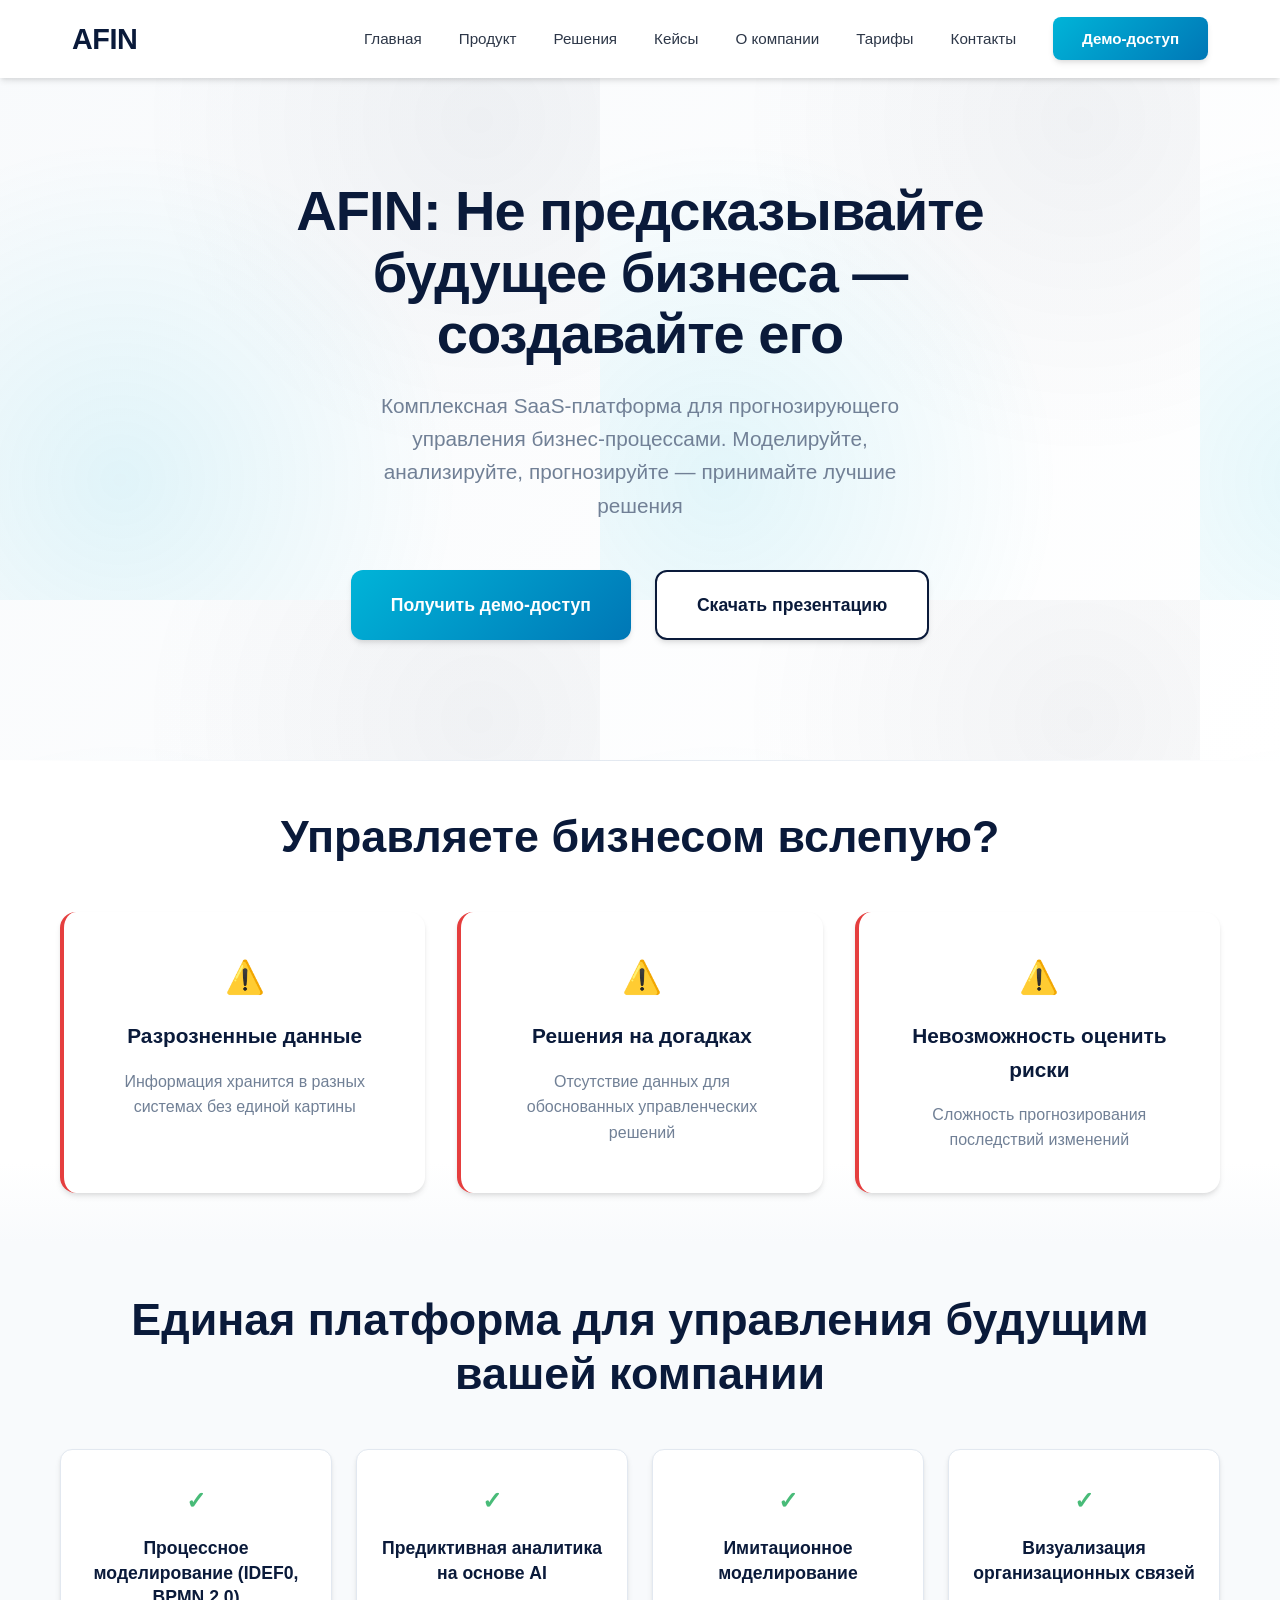
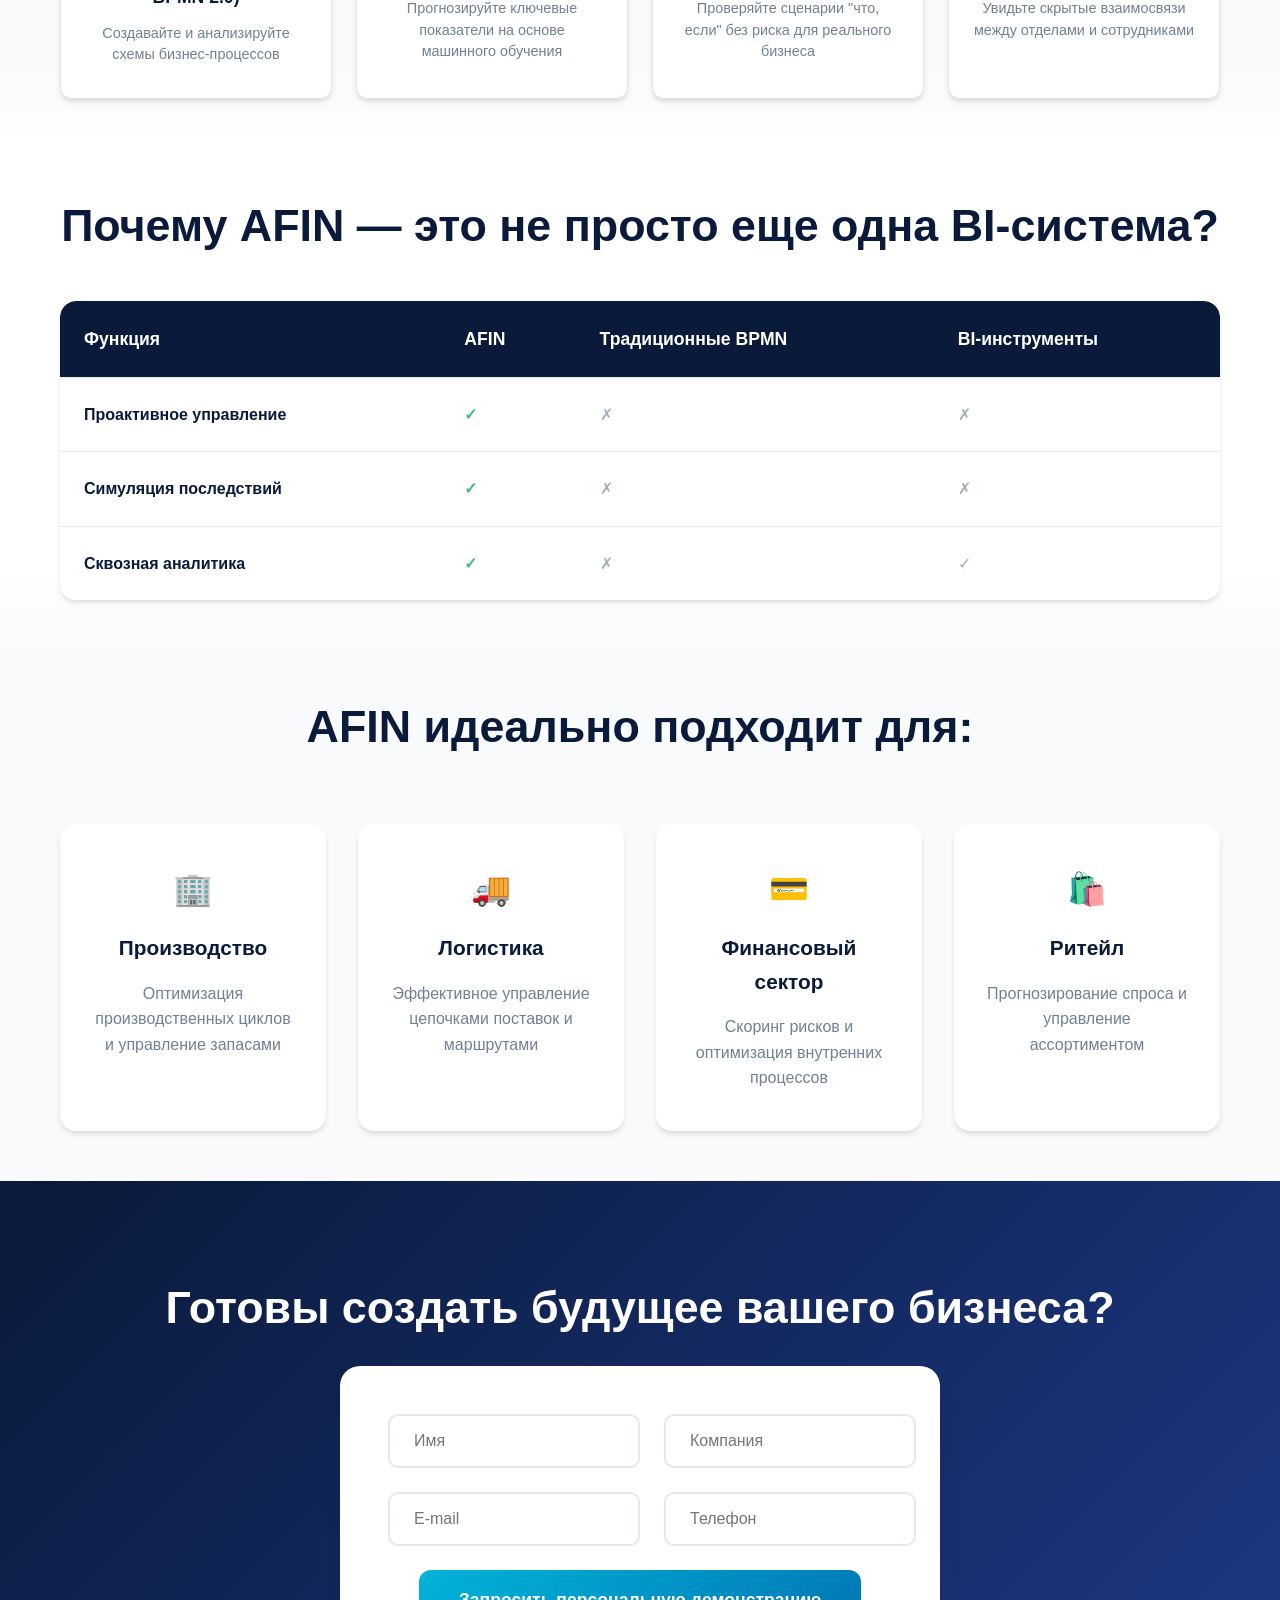
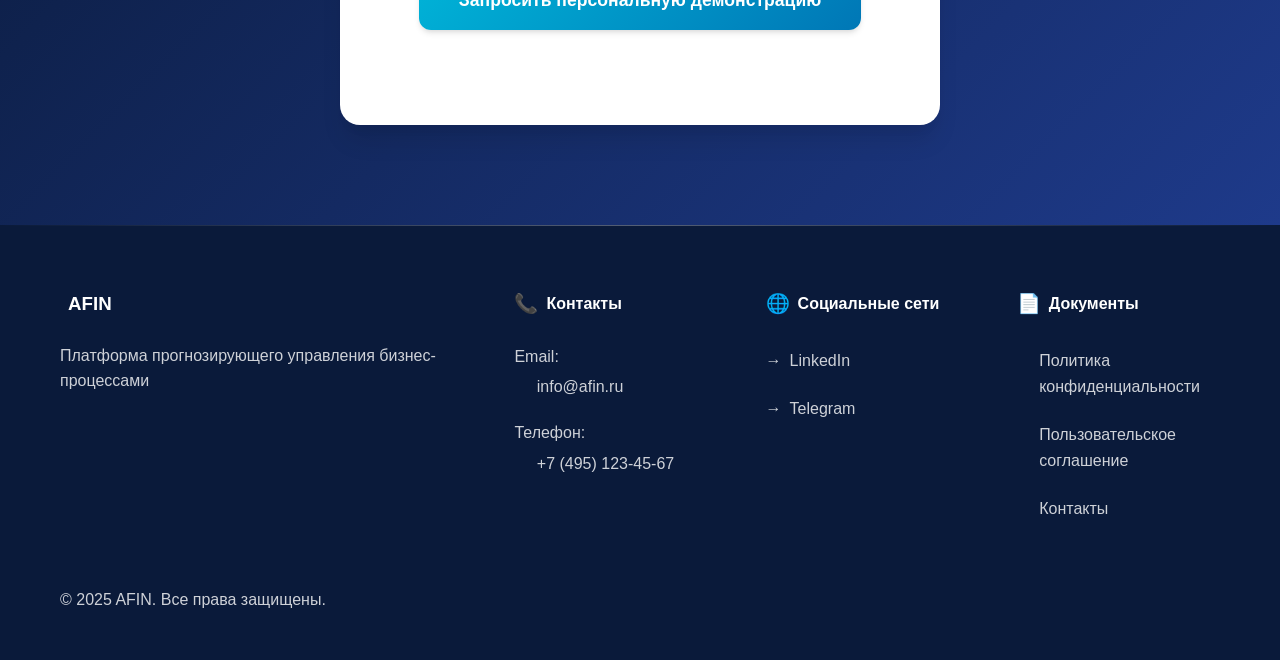
<file: index.html>
<!DOCTYPE html>
<html lang="ru">

<head>
    <meta charset="UTF-8">
    <meta name="viewport" content="width=device-width, initial-scale=1.0">
    <title>AFIN - Создавайте будущее вашего бизнеса</title>
    <meta name="description"
        content="Комплексная SaaS-платформа для прогнозирующего управления бизнес-процессами. Моделируйте, анализируйте, прогнозируйте">
    <link rel="stylesheet" href="style.css">
</head>

<body>
    <!-- Header -->
    <header class="header">
        <nav class="nav">
            <div class="nav-brand">
                <a href="index.html">AFIN</a>
            </div>
            <ul class="nav-menu">
                <li><a href="index.html">Главная</a></li>
                <li class="dropdown">
                    <a href="product.html">Продукт</a>
                    <ul class="dropdown-menu">
                        <li><a href="product.html#platform">Платформа</a></li>
                        <li><a href="product.html#modules">Модули</a></li>
                        <li><a href="product.html#tech">Технологии</a></li>
                        <li><a href="product.html#integrations">Интеграции</a></li>
                    </ul>
                </li>
                <li class="dropdown">
                    <a href="solutions.html">Решения</a>
                    <ul class="dropdown-menu">
                        <li><a href="solutions.html#manufacturing">Производство</a></li>
                        <li><a href="solutions.html#logistics">Логистика</a></li>
                        <li><a href="solutions.html#finance">Финансы</a></li>
                        <li><a href="solutions.html#retail">Ритейл</a></li>
                    </ul>
                </li>
                <li><a href="cases.html">Кейсы</a></li>
                <li><a href="about.html">О компании</a></li>
                <li><a href="prices.html">Тарифы</a></li>
                <li><a href="contacts.html">Контакты</a></li>
                <li><a href="contacts.html#demo" class="btn-demo">Демо-доступ</a></li>
            </ul>
        </nav>
    </header>

    <!-- Hero Section -->
    <section id="home" class="hero">
        <div class="container">
            <h1 class="hero-title">AFIN: Не предсказывайте будущее бизнеса — создавайте его</h1>
            <p class="hero-subtitle">Комплексная SaaS-платформа для прогнозирующего управления бизнес-процессами.
                Моделируйте, анализируйте, прогнозируйте — принимайте лучшие решения</p>
            <div class="hero-actions">
                <a href="contacts.html#demo" class="btn-primary">Получить демо-доступ</a>
                <a href="#presentation" class="btn-secondary">Скачать презентацию</a>
            </div>
        </div>
    </section>

    <!-- Problem Section -->
    <section id="problem" class="problem">
        <div class="container">
            <h2>Управляете бизнесом вслепую?</h2>
            <div class="problem-grid">
                <div class="problem-item">
                    <h3>Разрозненные данные</h3>
                    <p>Информация хранится в разных системах без единой картины</p>
                </div>
                <div class="problem-item">
                    <h3>Решения на догадках</h3>
                    <p>Отсутствие данных для обоснованных управленческих решений</p>
                </div>
                <div class="problem-item">
                    <h3>Невозможность оценить риски</h3>
                    <p>Сложность прогнозирования последствий изменений</p>
                </div>
            </div>
        </div>
    </section>

    <!-- Solution Section -->
    <section id="solution" class="solution">
        <div class="container">
            <h2>Единая платформа для управления будущим вашей компании</h2>
            <div class="solution-grid">
                <div class="solution-item">
                    <h3>Процессное моделирование (IDEF0, BPMN 2.0)</h3>
                    <p>Создавайте и анализируйте схемы бизнес-процессов</p>
                </div>
                <div class="solution-item">
                    <h3>Предиктивная аналитика на основе AI</h3>
                    <p>Прогнозируйте ключевые показатели на основе машинного обучения</p>
                </div>
                <div class="solution-item">
                    <h3>Имитационное моделирование</h3>
                    <p>Проверяйте сценарии "что, если" без риска для реального бизнеса</p>
                </div>
                <div class="solution-item">
                    <h3>Визуализация организационных связей</h3>
                    <p>Увидьте скрытые взаимосвязи между отделами и сотрудниками</p>
                </div>
            </div>
        </div>
    </section>

    <!-- Advantages Section -->
    <section id="advantages" class="advantages">
        <div class="container">
            <h2>Почему AFIN — это не просто еще одна BI-система?</h2>
            <div class="comparison-table">
                <table>
                    <thead>
                        <tr>
                            <th>Функция</th>
                            <th>AFIN</th>
                            <th>Традиционные BPMN</th>
                            <th>BI-инструменты</th>
                        </tr>
                    </thead>
                    <tbody>
                        <tr>
                            <td>Проактивное управление</td>
                            <td>✓</td>
                            <td>✗</td>
                            <td>✗</td>
                        </tr>
                        <tr>
                            <td>Симуляция последствий</td>
                            <td>✓</td>
                            <td>✗</td>
                            <td>✗</td>
                        </tr>
                        <tr>
                            <td>Сквозная аналитика</td>
                            <td>✓</td>
                            <td>✗</td>
                            <td>✓</td>
                        </tr>
                    </tbody>
                </table>
            </div>
        </div>
    </section>

    <!-- Target Audience -->
    <section id="audience" class="audience">
        <div class="container">
            <h2>AFIN идеально подходит для:</h2>
            <div class="audience-grid">
                <div class="audience-item">
                    <h3>Производство</h3>
                    <p>Оптимизация производственных циклов и управление запасами</p>
                </div>
                <div class="audience-item">
                    <h3>Логистика</h3>
                    <p>Эффективное управление цепочками поставок и маршрутами</p>
                </div>
                <div class="audience-item">
                    <h3>Финансовый сектор</h3>
                    <p>Скоринг рисков и оптимизация внутренних процессов</p>
                </div>
                <div class="audience-item">
                    <h3>Ритейл</h3>
                    <p>Прогнозирование спроса и управление ассортиментом</p>
                </div>
            </div>
        </div>
    </section>

    <!-- Final CTA -->
    <section id="final-cta" class="final-cta">
        <div class="container">
            <h2>Готовы создать будущее вашего бизнеса?</h2>
            <form class="lead-form" id="main-lead-form">
                <div class="form-group">
                    <input type="text" name="name" placeholder="Имя" required>
                    <input type="text" name="company" placeholder="Компания" required>
                </div>
                <div class="form-group">
                    <input type="email" name="email" placeholder="E-mail" required>
                    <input type="tel" name="phone" placeholder="Телефон" required>
                </div>
                <button type="submit" class="btn-primary">Запросить персональную демонстрацию</button>
                <p class="form-guarantee">Демонстрация займет не более 30 минут и не накладывает обязательств</p>
            </form>
        </div>
    </section>

    <!-- Footer -->
    <footer class="footer">
        <div class="container">
            <div class="footer-content">
                <div class="footer-brand">
                    <h3>AFIN</h3>
                    <p>Платформа прогнозирующего управления бизнес-процессами</p>
                </div>
                <div class="footer-contacts">
                    <h4>Контакты</h4>
                    <p>Email: <a href="mailto:info@afin.ru">info@afin.ru</a></p>
                    <p>Телефон: <a href="tel:+74951234567">+7 (495) 123-45-67</a></p>
                </div>
                <div class="footer-social">
                    <h4>Социальные сети</h4>
                    <a href="#" target="_blank">LinkedIn</a>
                    <a href="https://t.me/FlowSMB" target="_blank">Telegram</a>
                </div>
                <div class="footer-links">
                    <h4>Документы</h4>
                    <a href="files/privacy.pdf" download>Политика конфиденциальности</a>
                    <a href="files/terms.pdf" download>Пользовательское соглашение</a>
                    <a href="contacts.html">Контакты</a>
                </div>
            </div>
            <div class="footer-bottom">
                <p>© 2025 AFIN. Все права защищены.</p>
            </div>
        </div>
    </footer>

    <script src="script.js"></script>

</body>

</html>
</file>
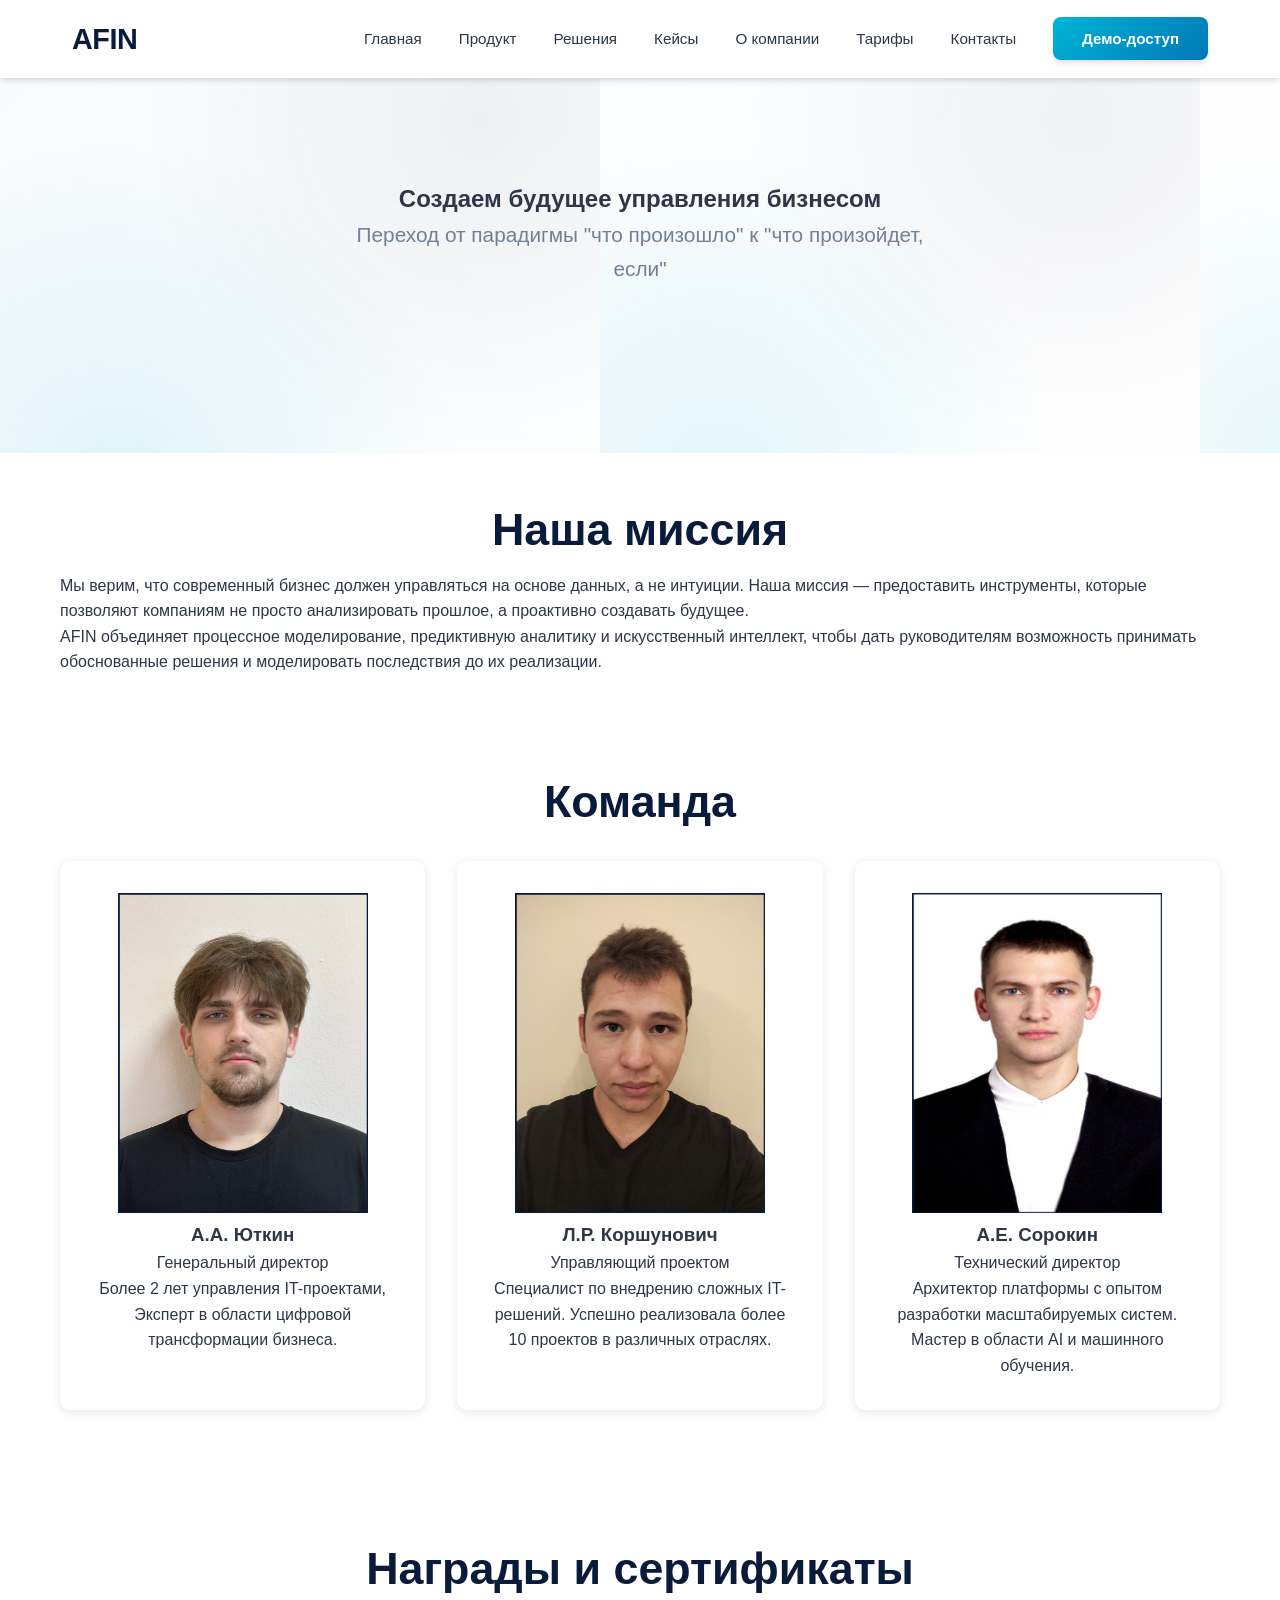
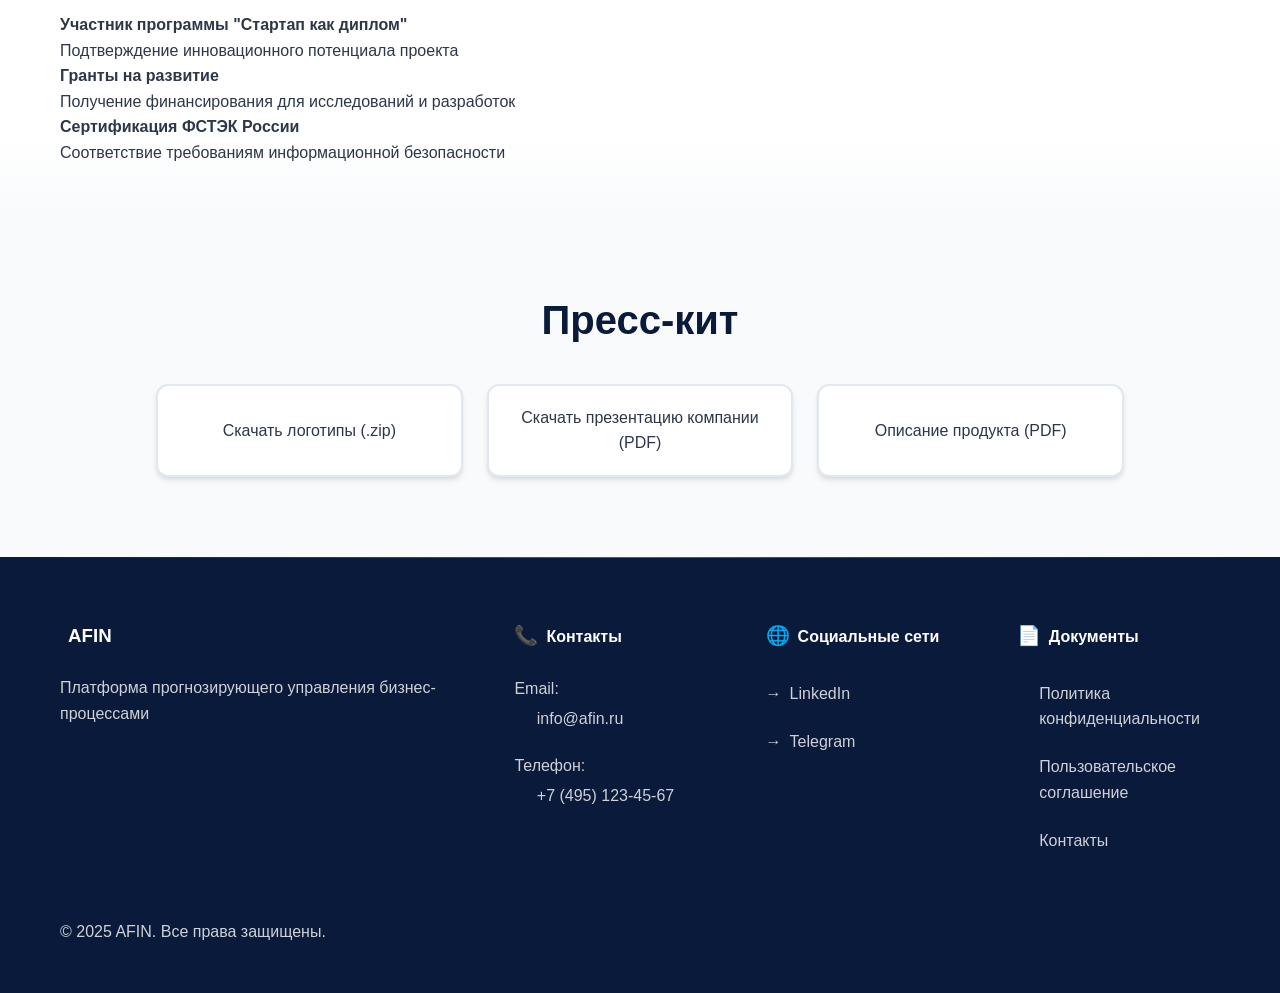
<file: about.html>
<!DOCTYPE html>
<html lang="ru">

<head>
    <meta charset="UTF-8">
    <meta name="viewport" content="width=device-width, initial-scale=1.0">
    <title>О компании FLOWSMB - Создаем будущее управления бизнесом</title>
    <meta name="description" content="Команда FLOWSMB, миссия компании, технологические партнеры и награды">
    <link rel="stylesheet" href="style.css">
    <style>
        .team-grid {
            display: grid;
            grid-template-columns: repeat(auto-fit, minmax(300px, 1fr));
            gap: 2rem;
            margin: 2rem 0;
        }

        .team-member {
            background: white;
            padding: 2rem;
            border-radius: 10px;
            box-shadow: 0 2px 10px rgba(0, 0, 0, 0.1);
            text-align: center;
        }

        .team-photo {
            width: 150px;
            height: 150px;
            border-radius: 50%;
            background: #f5f7fa;
            margin: 0 auto 1rem;
            display: flex;
            align-items: center;
            justify-content: center;
            color: #666;
        }

        .partners-grid {
            display: grid;
            grid-template-columns: repeat(auto-fit, minmax(200px, 1fr));
            gap: 2rem;
            margin: 2rem 0;
        }

        .partner-item {
            background: white;
            padding: 1.5rem;
            border-radius: 10px;
            text-align: center;
            box-shadow: 0 2px 5px rgba(0, 0, 0, 0.1);
        }
        
    </style>
</head>

<body>
    <!-- УНИВЕРСАЛЬНЫЙ HEADER -->
    <header class="header">
        <nav class="nav">
            <div class="nav-brand">
                <a href="index.html">AFIN</a>
            </div>
            <ul class="nav-menu">
                <li><a href="index.html">Главная</a></li>
                <li class="dropdown">
                    <a href="product.html">Продукт</a>
                    <ul class="dropdown-menu">
                        <li><a href="product.html#platform">Платформа</a></li>
                        <li><a href="product.html#modules">Модули</a></li>
                        <li><a href="product.html#tech">Технологии</a></li>
                        <li><a href="product.html#integrations">Интеграции</a></li>
                    </ul>
                </li>
                <li class="dropdown">
                    <a href="solutions.html">Решения</a>
                    <ul class="dropdown-menu">
                        <li><a href="solutions.html#manufacturing">Производство</a></li>
                        <li><a href="solutions.html#logistics">Логистика</a></li>
                        <li><a href="solutions.html#finance">Финансы</a></li>
                        <li><a href="solutions.html#retail">Ритейл</a></li>
                    </ul>
                </li>
                <li><a href="cases.html">Кейсы</a></li>
                <li><a href="about.html">О компании</a></li>
                <li><a href="prices.html">Тарифы</a></li>
                <li><a href="contacts.html">Контакты</a></li>
                <li><a href="contacts.html#demo" class="btn-demo">Демо-доступ</a></li>
            </ul>
        </nav>
    </header>

    <section class="hero">
        <div class="container">
            <h1>Создаем будущее управления бизнесом</h1>
            <p class="hero-subtitle">Переход от парадигмы "что произошло" к "что произойдет, если"</p>
        </div>
    </section>

    <section class="mission">
        <div class="container">
            <h2>Наша миссия</h2>
            <div class="mission-content">
                <p>Мы верим, что современный бизнес должен управляться на основе данных, а не интуиции. Наша миссия —
                    предоставить инструменты, которые позволяют компаниям не просто анализировать прошлое, а проактивно
                    создавать будущее.</p>
                <p>AFIN объединяет процессное моделирование, предиктивную аналитику и искусственный интеллект, чтобы
                    дать руководителям возможность принимать обоснованные решения и моделировать последствия до их
                    реализации.</p>
            </div>
        </div>
    </section>

    <section class="team">
        <div class="container">
            <h2>Команда</h2>
            <div class="team-grid">
                <div class="team-member">
                         <img src="photo/Utkin.JPEG" alt="фото" width="250" height="320">
                    <h3>А.А. Юткин</h3>
                    <p class="position">Генеральный директор</p>
                    <p>Более 2 лет управления IT-проектами, Эксперт в области цифровой трансформации бизнеса.
                    </p>
                </div>
                <div class="team-member">
                    <img src="photo/Lev.JPEG" alt="фото" width="250" height="320">
                    <h3>Л.Р. Коршунович</h3>
                    <p class="position">Управляющий проектом</p>
                    <p>Специалист по внедрению сложных IT-решений. Успешно реализовала более 10 проектов в различных
                        отраслях.</p>
                </div>
                <div class="team-member">
                    <img src="photo/Sorokin.JPEG" alt="фото" width="250" height="320">
                    <h3>А.Е. Сорокин</h3>
                    <p class="position">Технический директор</p>
                    <p>Архитектор платформы с опытом разработки масштабируемых систем. Мастер в области AI и машинного
                        обучения.</p>
                </div>
            </div>
        </div>
    </section>

   

    <section class="awards">
        <div class="container">
            <h2>Награды и сертификаты</h2>
            <div class="awards-content">
                <div class="award-item">
                    <h4>Участник программы "Стартап как диплом"</h4>
                    <p>Подтверждение инновационного потенциала проекта</p>
                </div>
                <div class="award-item">
                    <h4>Гранты на развитие</h4>
                    <p>Получение финансирования для исследований и разработок</p>
                </div>
                <div class="award-item">
                    <h4>Сертификация ФСТЭК России</h4>
                    <p>Соответствие требованиям информационной безопасности</p>
                </div>
            </div>
        </div>
    </section>

    <section class="press-kit">
        <div class="container">
            <h2>Пресс-кит</h2>
            <div class="press-links">
                <a href="#" class="btn-secondary">Скачать логотипы (.zip)</a>
                <a href="#" class="btn-secondary">Скачать презентацию компании (PDF)</a>
                <a href="#" class="btn-secondary">Описание продукта (PDF)</a>
            </div>
        </div>
    </section>

    <footer class="footer">
        <div class="container">
            <div class="footer-content">
                <div class="footer-brand">
                    <h3>AFIN</h3>
                    <p>Платформа прогнозирующего управления бизнес-процессами</p>
                </div>
                <div class="footer-contacts">
                    <h4>Контакты</h4>
                    <p>Email: <a href="mailto:info@flowsmb.ru">info@afin.ru</a></p>
                    <p>Телефон: <a href="tel:+74951234567">+7 (495) 123-45-67</a></p>
                </div>
                <div class="footer-social">
                    <h4>Социальные сети</h4>
                    <a href="#" target="_blank">LinkedIn</a>
                    <a href="https://t.me/FlowSMB" target="_blank">Telegram</a>
                </div>
                <div class="footer-links">
                    <h4>Документы</h4>
                    <a href="files/privacy.pdf" download="Политика конфиденциальности">Политика конфиденциальности</a>
                    <a href="files/terms.pdf" download="Пользовательское соглашение">Пользовательское соглашение</a>
                    <a href="contacts.html">Контакты</a>
                </div>
            </div>
            <div class="footer-bottom">
                <p>© 2025 AFIN. Все права защищены.</p>
            </div>
        </div>
    </footer>

    <script src="script.js"></script>
</body>

</html>
</file>
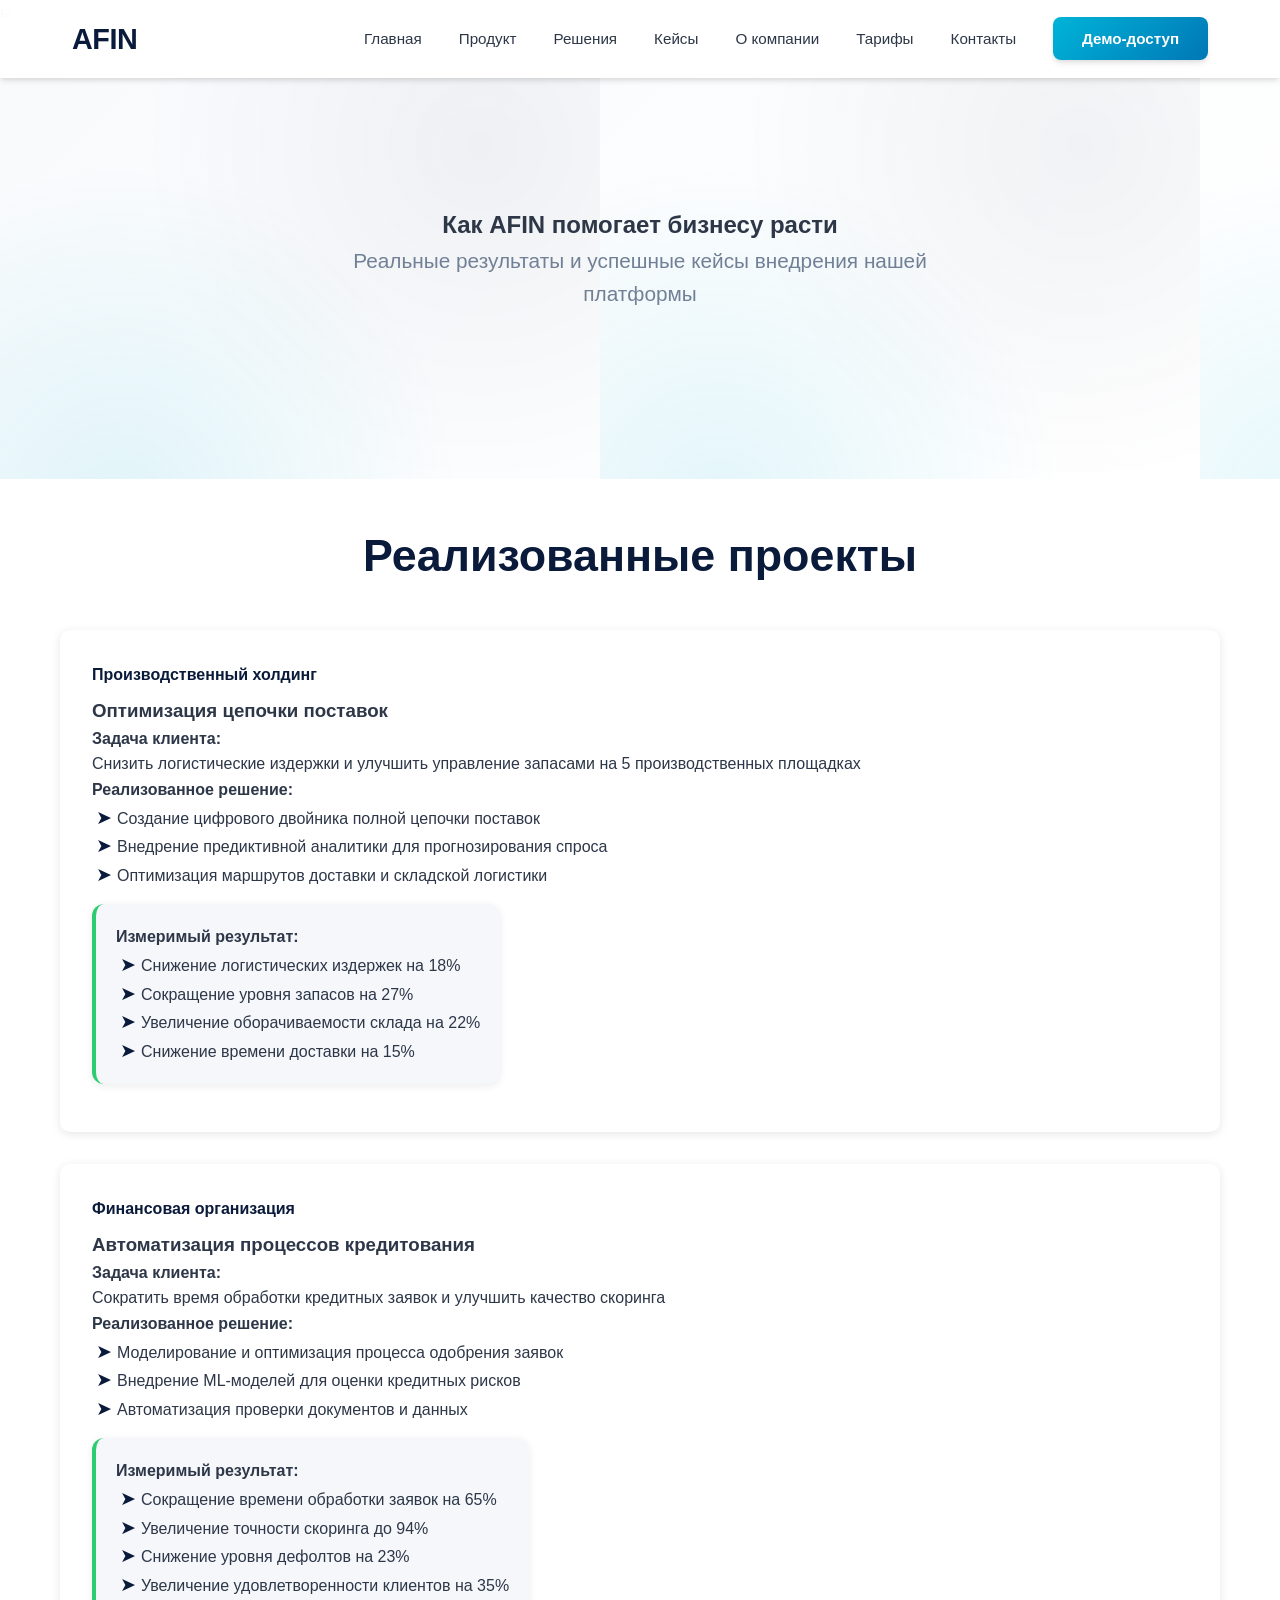
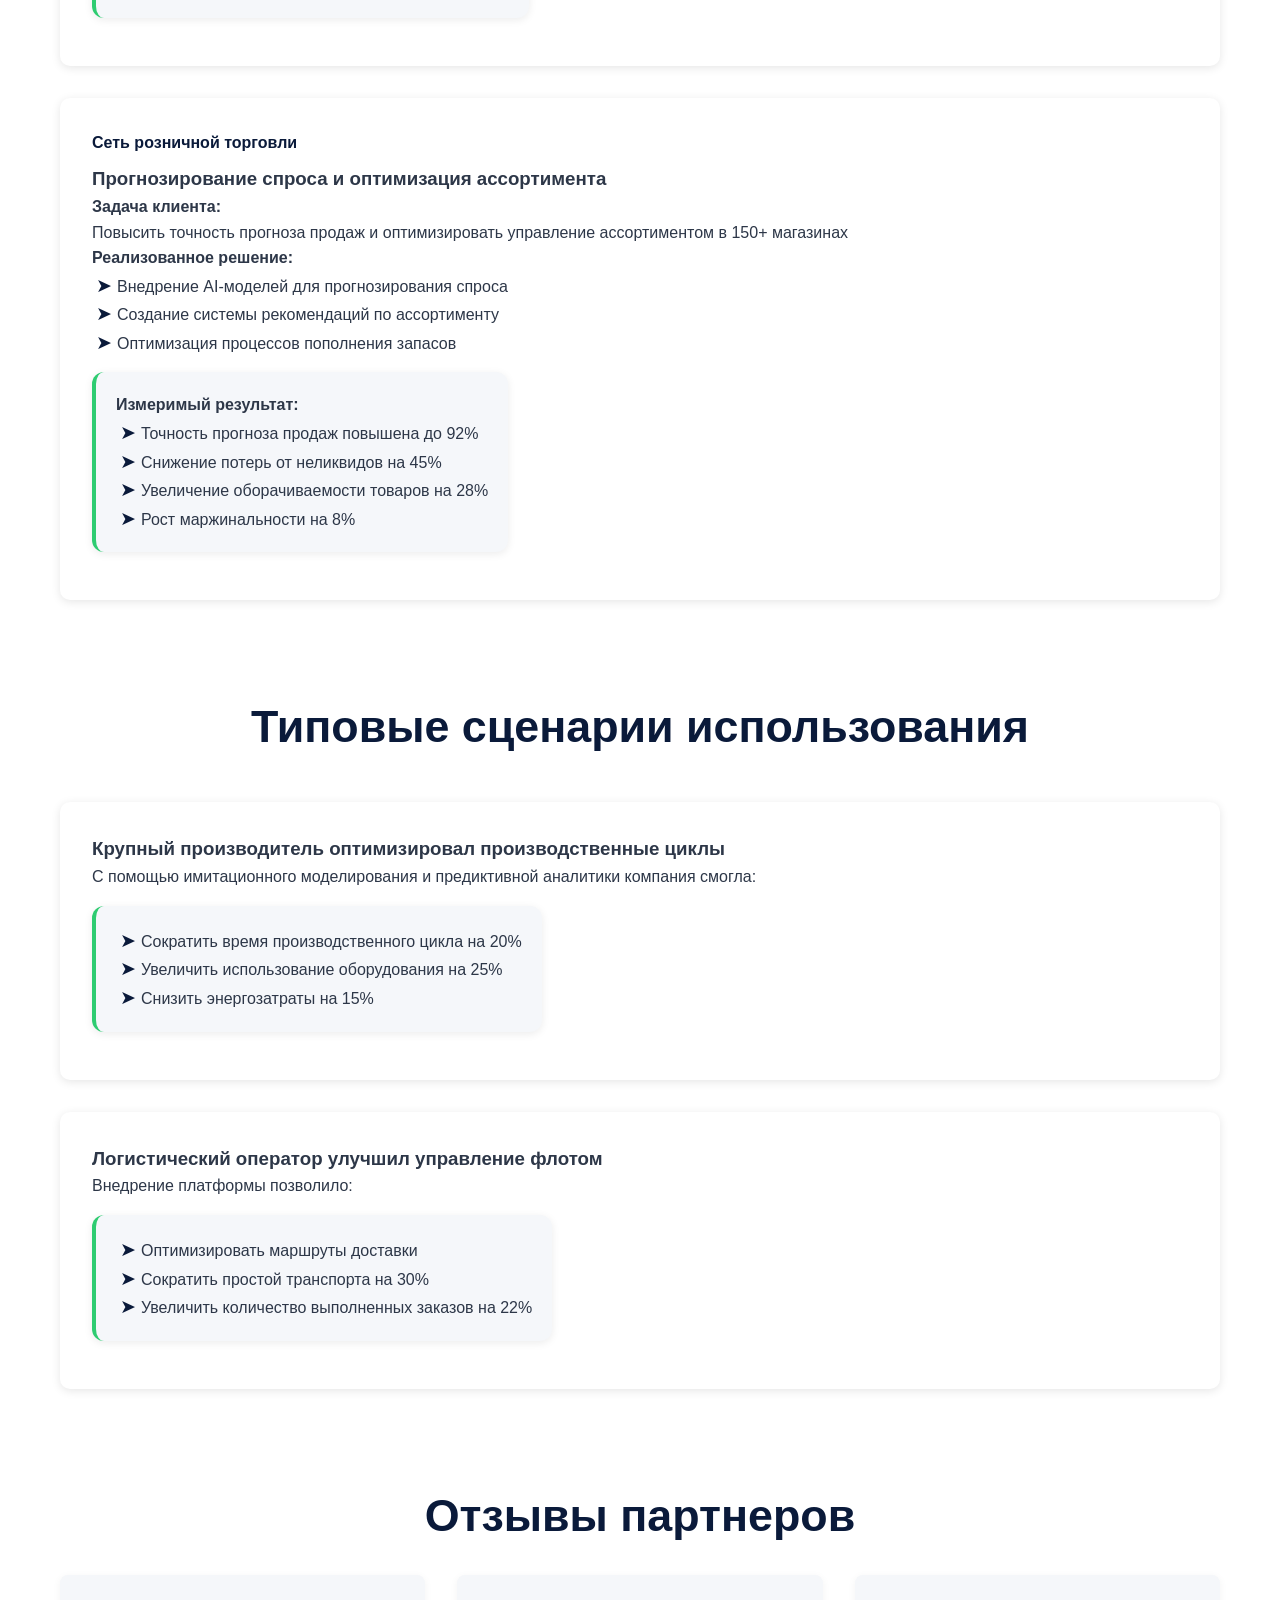
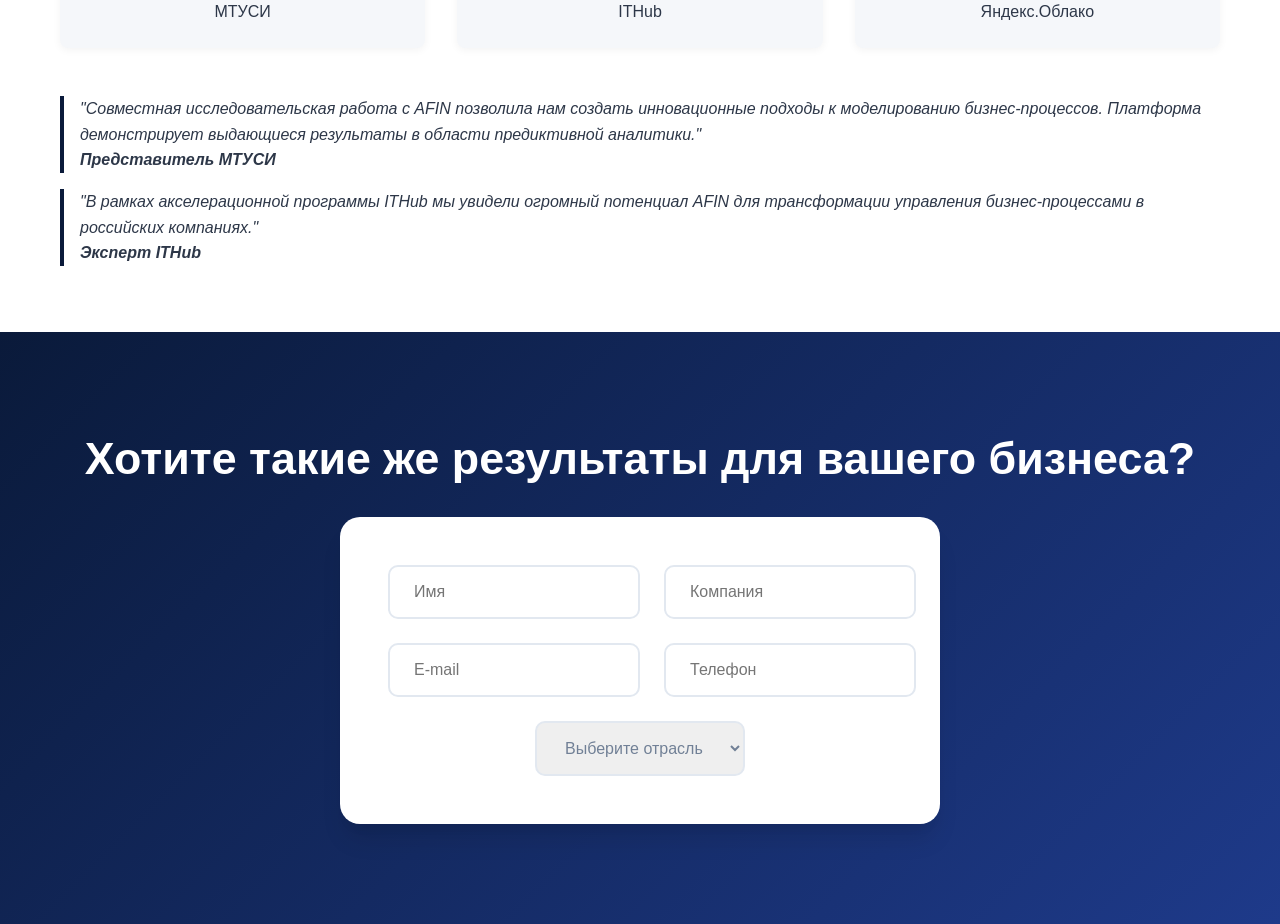
<file: cases.html>
<!DOCTYPE html>
<html lang="ru">

<head>
    <meta charset="UTF-8">
    <meta name="viewport" content="width=device-width, initial-scale=1.0">
    <title>Кейсы AFIN - Как мы помогаем бизнесу расти</title>
    <meta name="description" content="Реальные примеры внедрения AFIN в компаниях. Результаты и отзывы клиентов">
    <link rel="stylesheet" href="style.css">
</head>

<body>
    <header class="header">
        <nav class="nav">
            <div class="nav-brand">
                <a href="index.html">AFIN</a>
            </div>
            <ul class="nav-menu">
                <li><a href="index.html">Главная</a></li>
                <li class="dropdown">
                    <a href="product.html">Продукт</a>
                    <ul class="dropdown-menu">
                        <li><a href="product.html#platform">Платформа</a></li>
                        <li><a href="product.html#modules">Модули</a></li>
                        <li><a href="product.html#tech">Технологии</a></li>
                        <li><a href="product.html#integrations">Интеграции</a></li>
                    </ul>
                </li>
                <li class="dropdown">
                    <a href="solutions.html">Решения</a>
                    <ul class="dropdown-menu">
                        <li><a href="solutions.html#manufacturing">Производство</a></li>
                        <li><a href="solutions.html#logistics">Логистика</a></li>
                        <li><a href="solutions.html#finance">Финансы</a></li>
                        <li><a href="solutions.html#retail">Ритейл</a></li>
                    </ul>
                </li>
                <li><a href="cases.html">Кейсы</a></li>
                <li><a href="about.html">О компании</a></li>
                <li><a href="prices.html">Тарифы</a></li>
                <li><a href="contacts.html">Контакты</a></li>
                <li><a href="contacts.html#demo" class="btn-demo">Демо-доступ</a></li>
            </ul>
        </nav>
    </header>ы

    <section class="hero">
        <div class="container">
            <h1>Как AFIN помогает бизнесу расти</h1>
            <p class="hero-subtitle">Реальные результаты и успешные кейсы внедрения нашей платформы</p>
        </div>
    </section>

    <section class="cases">
        <div class="container">
            <h2>Реализованные проекты</h2>

            <div class="cases-grid">
                <div class="case-card">
                    <div class="case-industry">Производственный холдинг</div>
                    <h3>Оптимизация цепочки поставок</h3>

                    <div class="case-challenge">
                        <h4>Задача клиента:</h4>
                        <p>Снизить логистические издержки и улучшить управление запасами на 5 производственных площадках
                        </p>
                    </div>

                    <div class="case-solution">
                        <h4>Реализованное решение:</h4>
                        <div class="case-solution-text">
                            <ul>
                                <li>Создание цифрового двойника полной цепочки поставок</li>
                                <li>Внедрение предиктивной аналитики для прогнозирования спроса</li>
                                <li>Оптимизация маршрутов доставки и складской логистики</li>
                            </ul>
                        </div>
                    </div>

                    <div class="case-result">
                        <h4>Измеримый результат:</h4>
                        <div class="case-result-text">
                            <ul>
                                <li>Снижение логистических издержек на 18%</li>
                                <li>Сокращение уровня запасов на 27%</li>
                                <li>Увеличение оборачиваемости склада на 22%</li>
                                <li>Снижение времени доставки на 15%</li>
                            </ul>
                        </div>
                    </div>
                </div>

                <div class="case-card">
                    <div class="case-industry">Финансовая организация</div>
                    <h3>Автоматизация процессов кредитования</h3>

                    <div class="case-challenge">
                        <h4>Задача клиента:</h4>
                        <p>Сократить время обработки кредитных заявок и улучшить качество скоринга</p>
                    </div>

                    <div class="case-solution">
                        <h4>Реализованное решение:</h4>
                        <div class="case-solution-text">
                            <ul>
                                <li>Моделирование и оптимизация процесса одобрения заявок</li>
                                <li>Внедрение ML-моделей для оценки кредитных рисков</li>
                                <li>Автоматизация проверки документов и данных</li>
                            </ul>
                        </div>
                    </div>

                    <div class="case-result">
                        <h4>Измеримый результат:</h4>
                        <div class="case-result-text">
                            <ul>
                                <li>Сокращение времени обработки заявок на 65%</li>
                                <li>Увеличение точности скоринга до 94%</li>
                                <li>Снижение уровня дефолтов на 23%</li>
                                <li>Увеличение удовлетворенности клиентов на 35%</li>
                            </ul>
                        </div>

                    </div>
                </div>

                <div class="case-card">
                    <div class="case-industry">Сеть розничной торговли</div>
                    <h3>Прогнозирование спроса и оптимизация ассортимента</h3>

                    <div class="case-challenge">
                        <h4>Задача клиента:</h4>
                        <p>Повысить точность прогноза продаж и оптимизировать управление ассортиментом в 150+ магазинах
                        </p>
                    </div>

                    <div class="case-solution">
                        <h4>Реализованное решение:</h4>
                        <div class="case-solution-text">
                            <ul>
                                <li>Внедрение AI-моделей для прогнозирования спроса</li>
                                <li>Создание системы рекомендаций по ассортименту</li>
                                <li>Оптимизация процессов пополнения запасов</li>
                            </ul>
                        </div>

                    </div>

                    <div class="case-result">
                        <h4>Измеримый результат:</h4>
                        <div class="case-result-text">
                            <ul>
                                <li>Точность прогноза продаж повышена до 92%</li>
                                <li>Снижение потерь от неликвидов на 45%</li>
                                <li>Увеличение оборачиваемости товаров на 28%</li>
                                <li>Рост маржинальности на 8%</li>
                            </ul>
                        </div>
                    </div>
                </div>
            </div>
        </div>
    </section>

    <section class="use-cases">
        <div class="container">
            <h2>Типовые сценарии использования</h2>

            <div class="cases-grid">
                <div class="case-card">
                    <h3>Крупный производитель оптимизировал производственные циклы</h3>
                    <p>С помощью имитационного моделирования и предиктивной аналитики компания смогла:</p>
                    <div class="case-result">
                        <div class="case-result-text">
                            <ul>
                                <li>Сократить время производственного цикла на 20%</li>
                                <li>Увеличить использование оборудования на 25%</li>
                                <li>Снизить энергозатраты на 15%</li>
                            </ul>
                        </div>
                    </div>
                </div>

                <div class="case-card">
                    <h3>Логистический оператор улучшил управление флотом</h3>
                    <p>Внедрение платформы позволило:</p>
                    <div class="case-result">
                        <div class="case-result-text">
                            <ul>
                                <li>Оптимизировать маршруты доставки</li>
                                <li>Сократить простой транспорта на 30%</li>
                                <li>Увеличить количество выполненных заказов на 22%</li>
                            </ul>
                        </div>
                    </div>
                </div>
            </div>
        </div>
    </section>

    <section class="testimonials">
        <div class="container">
            <h2>Отзывы партнеров</h2>

            <div class="partner-logos">
                <div class="partner-logo">МТУСИ</div>
                <div class="partner-logo">ITHub</div>
                <div class="partner-logo">Яндекс.Облако</div>
            </div>

            <div class="testimonial">
                <p>"Совместная исследовательская работа с AFIN позволила нам создать инновационные подходы к
                    моделированию бизнес-процессов. Платформа демонстрирует выдающиеся результаты в области предиктивной
                    аналитики."</p>
                <p><strong>Представитель МТУСИ</strong></p>
            </div>

            <div class="testimonial">
                <p>"В рамках акселерационной программы ITHub мы увидели огромный потенциал AFIN для трансформации
                    управления бизнес-процессами в российских компаниях."</p>
                <p><strong>Эксперт ITHub</strong></p>
            </div>
        </div>
    </section>

    <section class="final-cta">
        <div class="container">
            <h2>Хотите такие же результаты для вашего бизнеса?</h2>
            <form class="lead-form" id="cases-lead-form">
                <div class="form-group">
                    <input type="text" name="name" placeholder="Имя" required>
                    <input type="text" name="company" placeholder="Компания" required>
                </div>
                <div class="form-group">
                    <input type="email" name="email" placeholder="E-mail" required>
                    <input type="tel" name="phone" placeholder="Телефон" required>
                </div>
                <select name="industry">
                    <option value="">Выберите отрасль</option>
                    <option value="manufacturing">Производ
</file>
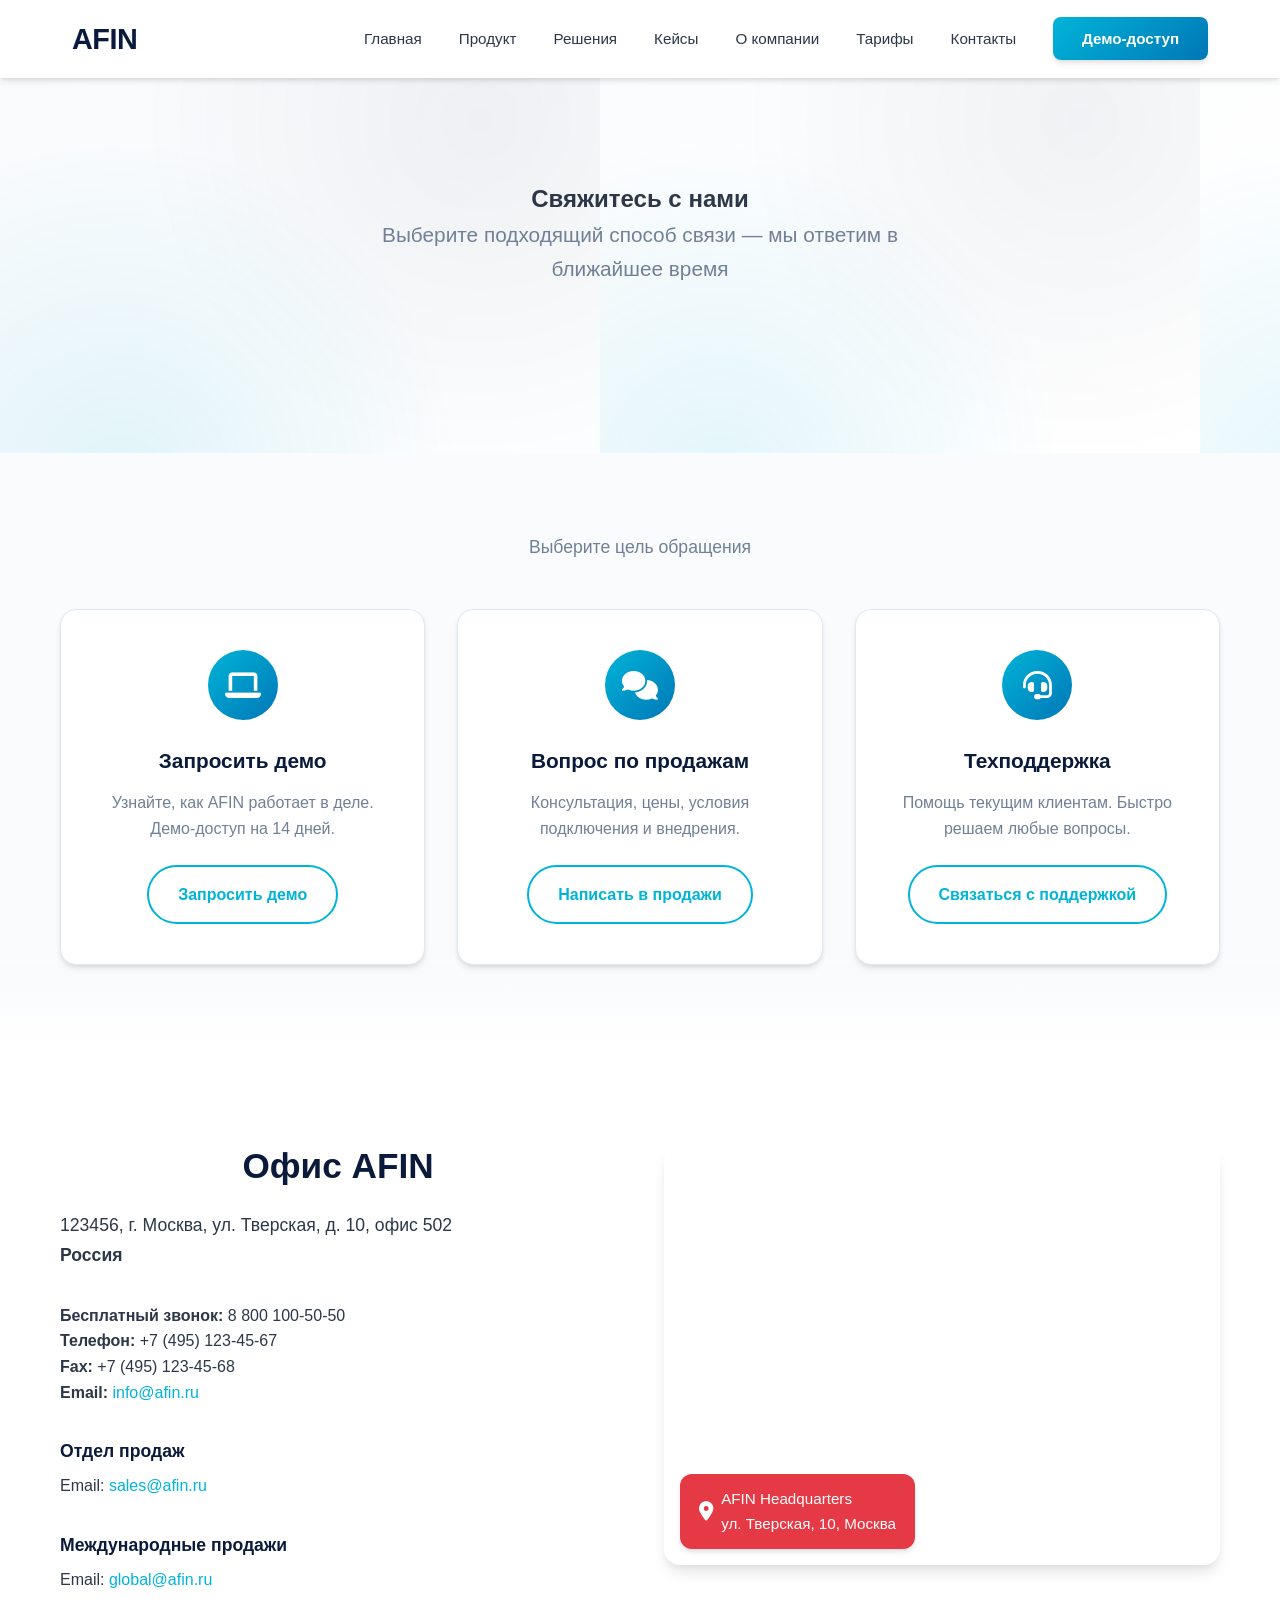
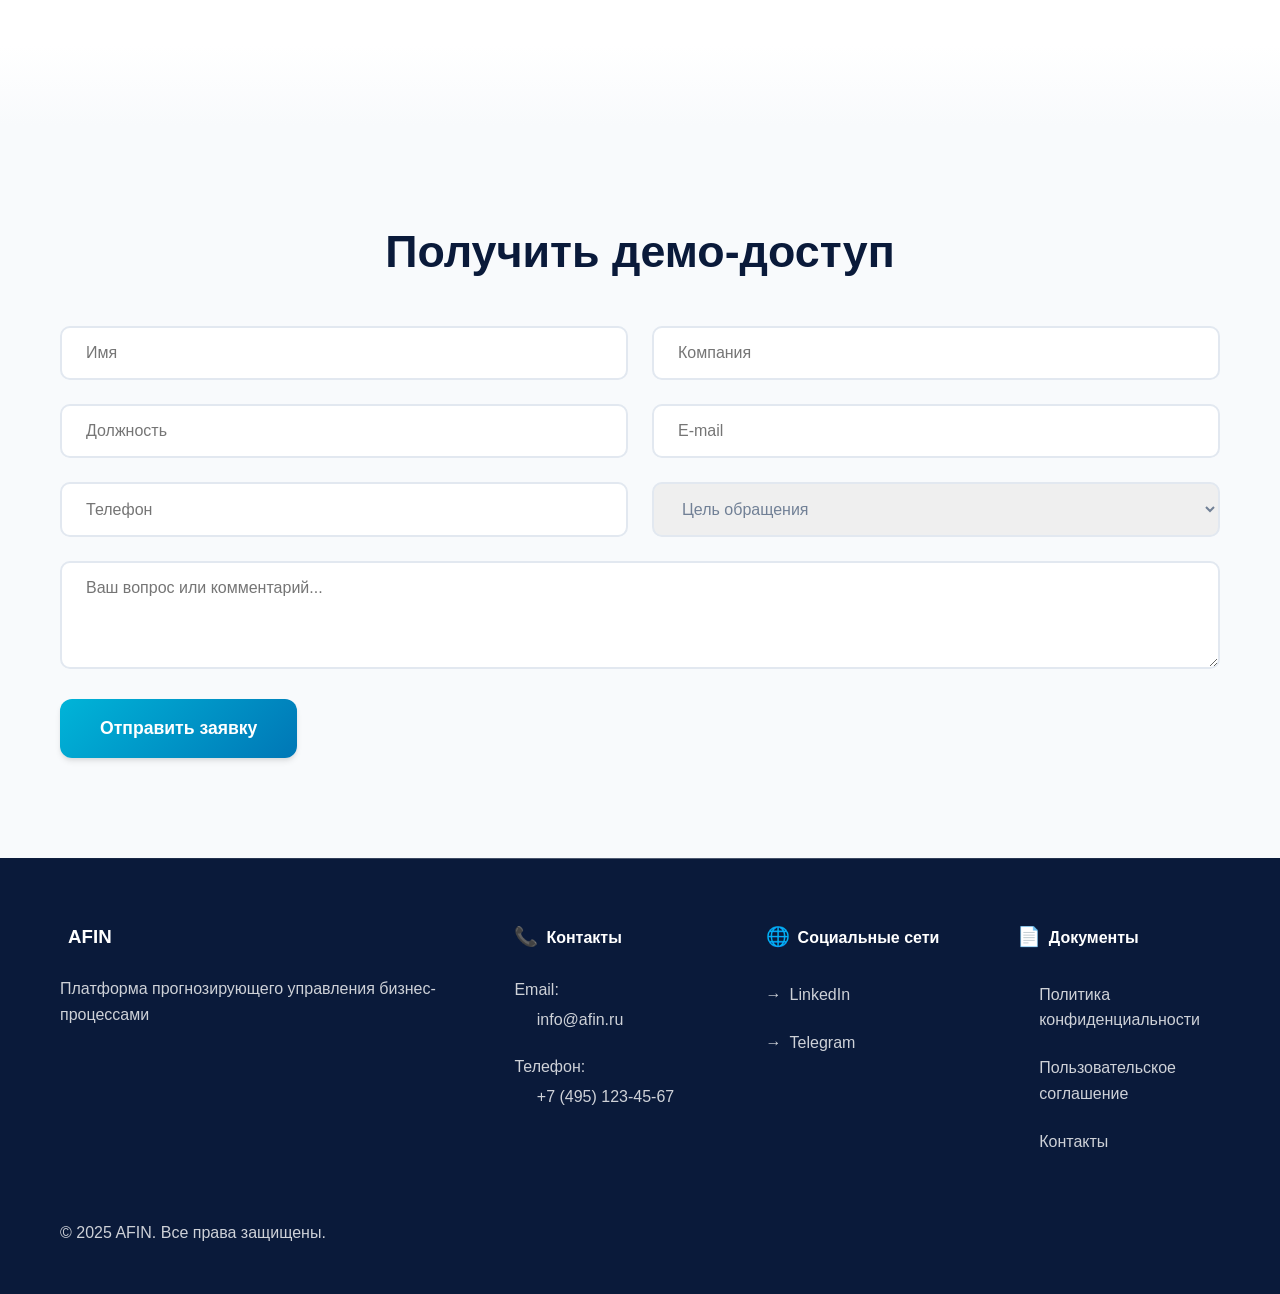
<file: contacts.html>
<!DOCTYPE html>
<html lang="ru">

<head>
    <meta charset="UTF-8">
    <meta name="viewport" content="width=device-width, initial-scale=1.0">
    <title>Контакты AFIN - Свяжитесь с нами</title>
    <meta name="description" content="Свяжитесь с AFIN: демо, продажи, поддержка. Адрес, телефон, email, карта.">
    <link rel="stylesheet" href="style.css">
    <!-- Иконки (можно заменить на свои SVG) -->
    <link rel="stylesheet" href="https://cdnjs.cloudflare.com/ajax/libs/font-awesome/6.5.0/css/all.min.css">
</head>

<body>
    <!-- УНИВЕРСАЛЬНЫЙ HEADER -->
    <header class="header">
        <nav class="nav">
            <div class="nav-brand">
                <a href="index.html">AFIN</a>
            </div>
            <ul class="nav-menu">
                <li><a href="index.html">Главная</a></li>
                <li class="dropdown">
                    <a href="product.html">Продукт</a>
                    <ul class="dropdown-menu">
                        <li><a href="product.html#platform">Платформа</a></li>
                        <li><a href="product.html#modules">Модули</a></li>
                        <li><a href="product.html#tech">Технологии</a></li>
                        <li><a href="product.html#integrations">Интеграции</a></li>
                    </ul>
                </li>
                <li class="dropdown">
                    <a href="solutions.html">Решения</a>
                    <ul class="dropdown-menu">
                        <li><a href="solutions.html#manufacturing">Производство</a></li>
                        <li><a href="solutions.html#logistics">Логистика</a></li>
                        <li><a href="solutions.html#finance">Финансы</a></li>
                        <li><a href="solutions.html#retail">Ритейл</a></li>
                    </ul>
                </li>
                <li><a href="cases.html">Кейсы</a></li>
                <li><a href="about.html">О компании</a></li>
                <li><a href="prices.html">Тарифы</a></li>
                <li><a href="contacts.html">Контакты</a></li>
                <li><a href="contacts.html#demo" class="btn-demo">Демо-доступ</a></li>
            </ul>
        </nav>
    </header>

    <!-- HERO -->
    <section class="hero">
        <div class="container">
            <h1>Свяжитесь с нами</h1>
            <p class="hero-subtitle">Выберите подходящий способ связи — мы ответим в ближайшее время</p>
        </div>
    </section>

    <!-- REASON FOR INQUIRY -->
    <section class="inquiry-section">
        <div class="container">
            <p class="inquiry-subtitle">Выберите цель обращения</p>
            <div class="inquiry-grid">
                <!-- 1. Демо -->
                <div class="inquiry-card">
                    <div class="inquiry-icon">
                        <i class="fas fa-laptop"></i>
                    </div>
                    <h3>Запросить демо</h3>
                    <p>Узнайте, как AFIN работает в деле. Демо-доступ на 14 дней.</p>
                    <a href="#demo" class="btn-outline">Запросить демо</a>
                </div>

                <!-- 2. Продажи -->
                <div class="inquiry-card">
                    <div class="inquiry-icon">
                        <i class="fas fa-comments"></i>
                    </div>
                    <h3>Вопрос по продажам</h3>
                    <p>Консультация, цены, условия подключения и внедрения.</p>
                    <a href="mailto:sales@afin.ru" class="btn-outline">Написать в продажи</a>
                </div>

                <!-- 3. Поддержка -->
                <div class="inquiry-card">
                    <div class="inquiry-icon">
                        <i class="fas fa-headset"></i>
                    </div>
                    <h3>Техподдержка</h3>
                    <p>Помощь текущим клиентам. Быстро решаем любые вопросы.</p>
                    <a href="mailto:support@afin.ru" class="btn-outline">Связаться с поддержкой</a>
                </div>
            </div>
        </div>
    </section>

    <!-- КОНТАКТЫ + КАРТА -->
    <section class="contact-map-section">
        <div class="container">
            <div class="contact-map-grid">
                <!-- Контакты -->
                <div class="contact-details">
                    <h2>Офис AFIN</h2>
                    <p class="contact-address">
                        123456, г. Москва, ул. Тверская, д. 10, офис 502<br>
                        <strong>Россия</strong>
                    </p>

                    <div class="contact-info-item">
                        <strong>Бесплатный звонок:</strong> 8 800 100-50-50<br>
                        <strong>Телефон:</strong> +7 (495) 123-45-67<br>
                        <strong>Fax:</strong> +7 (495) 123-45-68<br>
                        <strong>Email:</strong> <a href="mailto:info@afin.ru">info@afin.ru</a>
                    </div>

                    <div class="contact-info-item">
                        <h3>Отдел продаж</h3>
                        <p>Email: <a href="mailto:sales@afin.ru">sales@afin.ru</a></p>
                    </div>

                    <div class="contact-info-item">
                        <h3>Международные продажи</h3>
                        <p>Email: <a href="mailto:global@afin.ru">global@afin.ru</a></p>
                    </div>
                </div>

                <!-- Карта -->
                <div class="map-wrapper">
                    <iframe
                        src="https://yandex.ru/map-widget/v1/?um=constructor%3A8f8e8e8e8e8e8e8e8e8e8e8e8e8e8e8e&lang=ru_RU&scroll=true"
                        frameborder="0" allowfullscreen="true" style="width:100%;height:100%;border-radius:16px;">
                    </iframe>
                    <div class="map-label">
                        <i class="fas fa-map-marker-alt"></i>
                        <span>AFIN Headquarters<br>ул. Тверская, 10, Москва</span>
                    </div>
                </div>
            </div>
        </div>
    </section>

    <!-- ФОРМА ДЕМО -->
    <section id="demo" class="demo-form-section">
        <div class="container">
            <h2>Получить демо-доступ</h2>
            <form class="contact-form">
                <div class="form-group">
                    <input type="text" name="name" placeholder="Имя" required>
                    <input type="text" name="company" placeholder="Компания" required>
                </div>
                <div class="form-group">
                    <input type="text" name="position" placeholder="Должность">
                    <input type="email" name="email" placeholder="E-mail" required>
                </div>
                <div class="form-group">
                    <input type="tel" name="phone" placeholder="Телефон" required>
                    <select name="interest" required>
                        <option value="" disabled selected>Цель обращения</option>
                        <option value="demo">Демо-доступ</option>
                        <option value="sales">Продажи</option>
                        <option value="support">Поддержка</option>
                        <option value="partnership">Партнёрство</option>
                        <option value="other">Другое</option>
                    </select>
                </div>
                <textarea name="message" placeholder="Ваш вопрос или комментарий..." rows="4"></textarea>
                <button type="submit" class="btn-primary">Отправить заявку</button>
            </form>
        </div>
    </section>

    <!-- FOOTER -->
    <footer class="footer">
        <div class="container">
            <div class="footer-content">
                <div class="footer-brand">
                    <h3>AFIN</h3>
                    <p>Платформа прогнозирующего управления бизнес-процессами</p>
                </div>
                <div class="footer-contacts">
                    <h4>Контакты</h4>
                    <p>Email: <a href="mailto:info@afin.ru">info@afin.ru</a></p>
                    <p>Телефон: <a href="tel:+74951234567">+7 (495) 123-45-67</a></p>
                </div>
                <div class="footer-social">
                    <h4>Социальные сети</h4>
                    <a href="#" target="_blank">LinkedIn</a>
                    <a href="https://t.me/FlowSMB" target="_blank">Telegram</a>
                </div>
                <div class="footer-links">
                    <h4>Документы</h4>
                    <a href="files/privacy.pdf" download="Политика конфиденциальности">Политика конфиденциальности</a>
                    <a href="files/terms.pdf" download="Пользовательское соглашение">Пользовательское соглашение</a>
                    <a href="contacts.html">Контакты</a>
                </div>
            </div>
            <div class="footer-bottom">
                <p>© 2025 AFIN. Все права защищены.</p>
            </div>
        </div>
    </footer>

    <script src="script.js"></script>
</body>

</html>
</file>
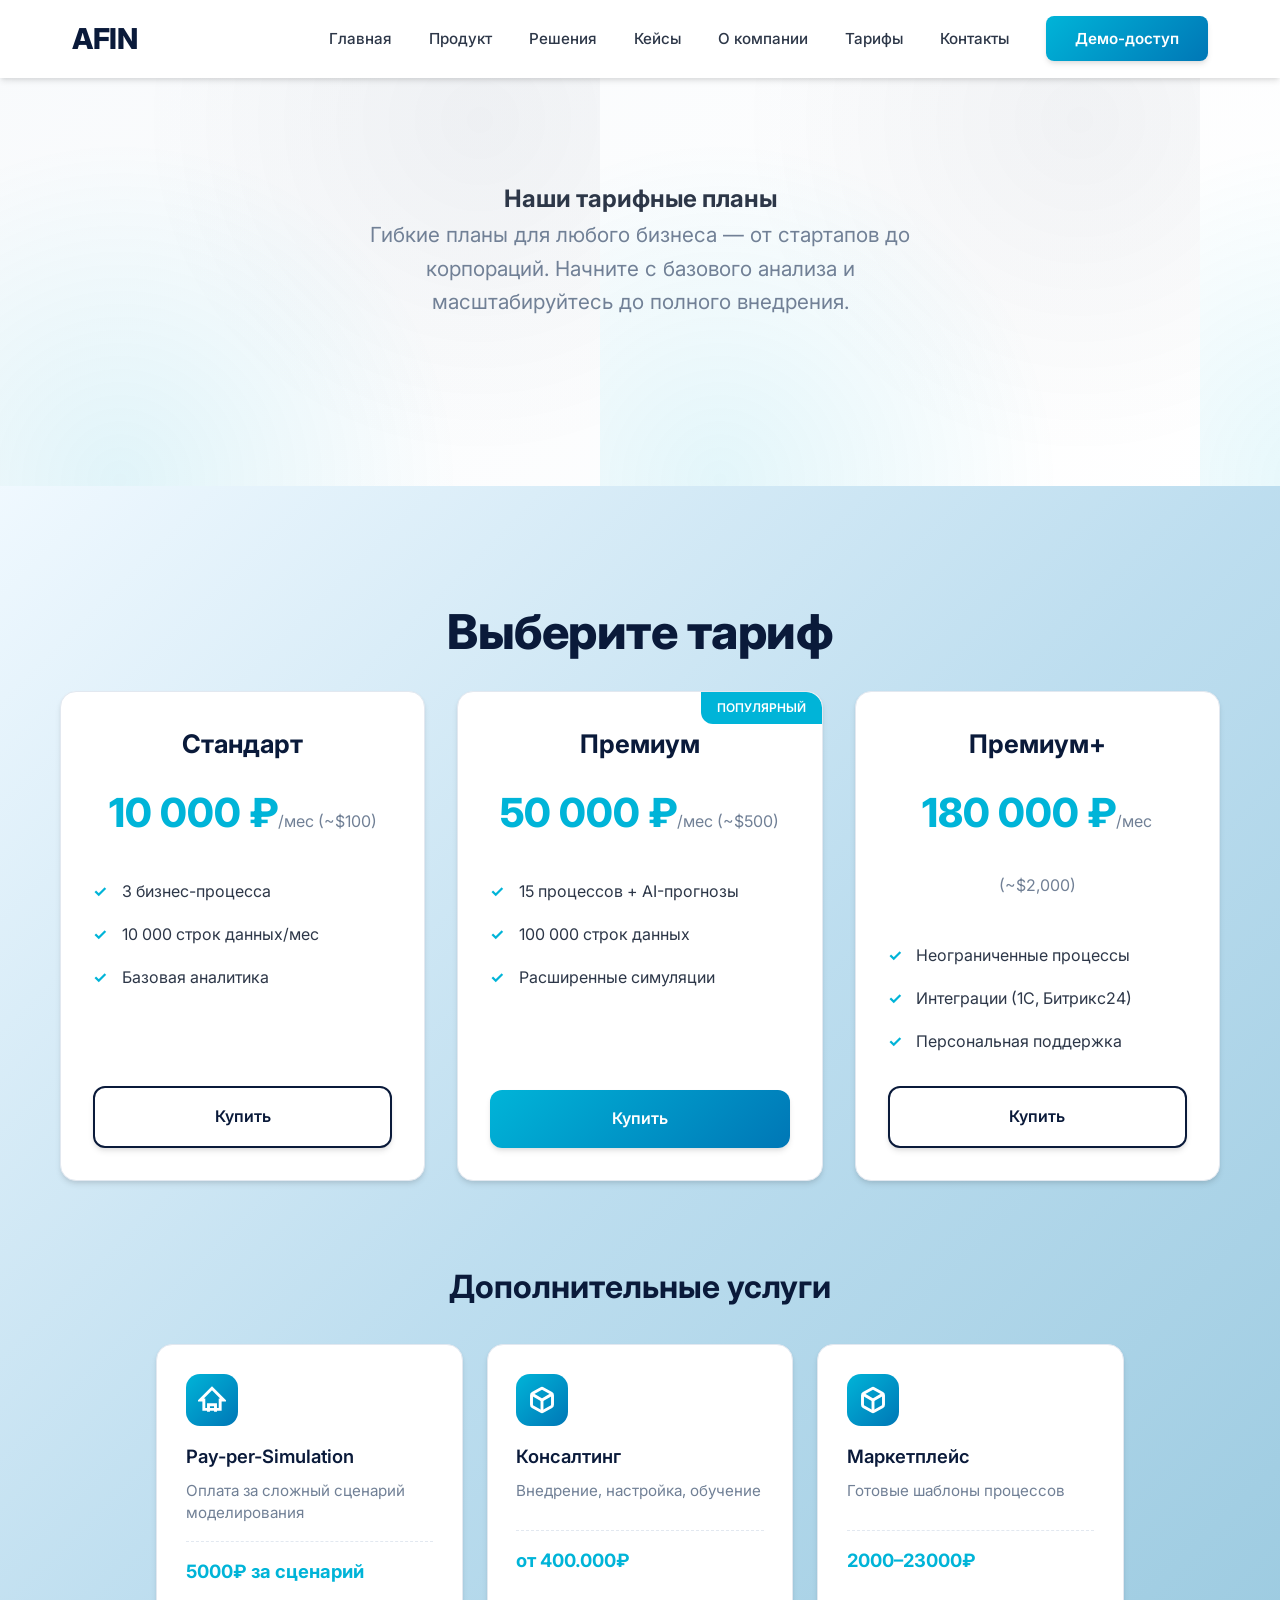
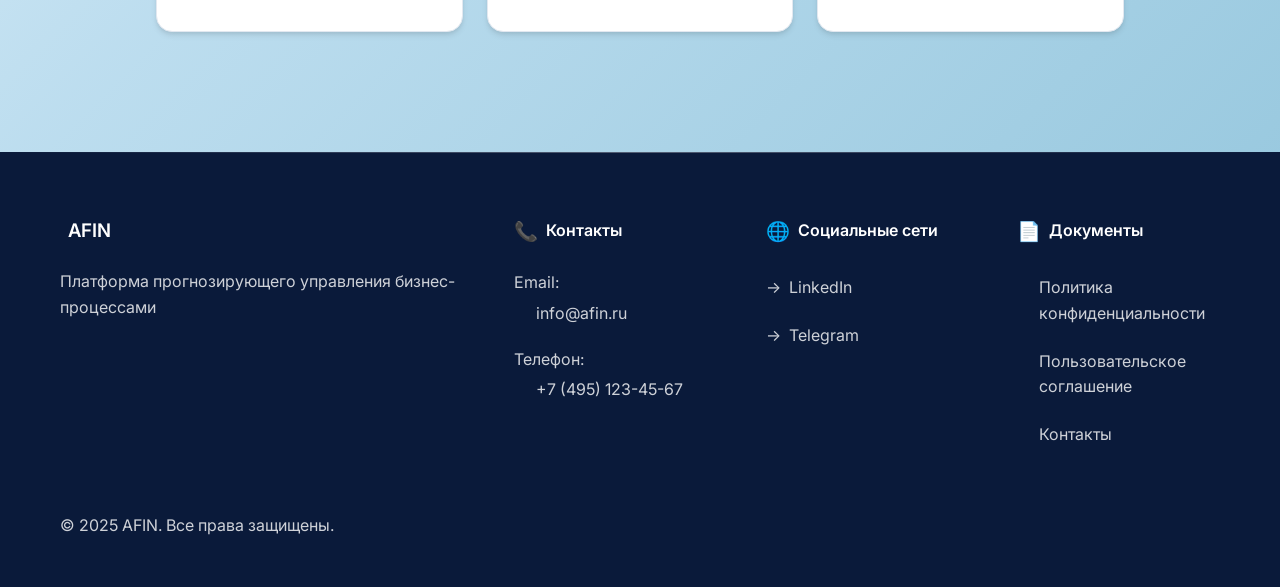
<file: prices.html>
<!DOCTYPE html>
<html lang="ru">

<head>
    <meta charset="UTF-8" />
    <meta name="viewport" content="width=device-width, initial-scale=1.0" />
    <title>Тарифы — AFIN</title>
    <link rel="stylesheet" href="style.css" />
    <link href="https://fonts.googleapis.com/css2?family=Inter:wght@400;500;600;700;800&display=swap" rel="stylesheet">

</head>

<body>

    <!-- ХЕДЕР -->
    <header class="header">
        <nav class="nav">
            <div class="nav-brand">
                <a href="index.html">AFIN</a>
            </div>
            <ul class="nav-menu">
                <li><a href="index.html">Главная</a></li>
                <li class="dropdown">
                    <a href="product.html">Продукт</a>
                    <ul class="dropdown-menu">
                        <li><a href="product.html#platform">Платформа</a></li>
                        <li><a href="product.html#modules">Модули</a></li>
                        <li><a href="product.html#tech">Технологии</a></li>
                        <li><a href="product.html#integrations">Интеграции</a></li>
                    </ul>
                </li>
                <li class="dropdown">
                    <a href="solutions.html">Решения</a>
                    <ul class="dropdown-menu">
                        <li><a href="solutions.html#manufacturing">Производство</a></li>
                        <li><a href="solutions.html#logistics">Логистика</a></li>
                        <li><a href="solutions.html#finance">Финансы</a></li>
                        <li><a href="solutions.html#retail">Ритейл</a></li>
                    </ul>
                </li>
                <li><a href="cases.html">Кейсы</a></li>
                <li><a href="about.html">О компании</a></li>
                <li><a href="prices.html">Тарифы</a></li>
                <li><a href="contacts.html">Контакты</a></li>
                <li><a href="contacts.html#demo" class="btn-demo">Демо-доступ</a></li>
            </ul>
        </nav>
    </header>

    <!-- HERO (вне pricing-wrapper) -->
    <section class="hero">
        <div class="container">
            <h1>Наши тарифные планы</h1>
            <p class="hero-subtitle">Гибкие планы для любого бизнеса — от стартапов до корпораций. Начните с базового
                анализа и масштабируйтесь до полного внедрения.</p>
        </div>
    </section>

    <!-- PRICING С ГРАДИЕНТОМ -->
    <div class="pricing-wrapper">
        <div class="pricing-bg"></div>
        <section class="pricing-section">
            <div class="container">
                <h2>Выберите тариф</h2>

                <div class="pricing-grid">
                    <!-- СТАНДАРТ -->
                    <div class="plan-card">
                        <h3>Стандарт</h3>
                        <p class="price">10 000 ₽<small>/мес (~$100)</small></p>
                        <ul>
                            <li>3 бизнес-процесса</li>
                            <li>10 000 строк данных/мес</li>
                            <li>Базовая аналитика</li>
                        </ul>
                        <a href="contacts.html#demo" class="btn btn-secondary">Купить</a>
                    </div>

                    <!-- ПРЕМИУМ -->
                    <div class="plan-card popular">
                        <h3>Премиум</h3>
                        <p class="price">50 000 ₽<small>/мес (~$500)</small></p>
                        <ul>
                            <li>15 процессов + AI-прогнозы</li>
                            <li>100 000 строк данных</li>
                            <li>Расширенные симуляции</li>
                        </ul>
                        <a href="contacts.html#demo" class="btn btn-primary">Купить</a>
                    </div>

                    <!-- ПРЕМИУМ+ -->
                    <div class="plan-card">
                        <h3>Премиум+</h3>
                        <p class="price">180 000 ₽<small>/мес (~$2,000)</small></p>
                        <ul>
                            <li>Неограниченные процессы</li>
                            <li>Интеграции (1С, Битрикс24)</li>
                            <li>Персональная поддержка</li>
                        </ul>
                        <a href="contacts.html#demo" class="btn btn-secondary">Купить</a>
                    </div>
                </div>

                <!-- ДОП УСЛУГИ -->
                <h3 class="extra-services-title">Дополнительные услуги</h3>
                <div class="extra-services">
                    <div class="service-card">
                        <div class="service-icon">
                            <svg width="28" height="28" viewBox="0 0 24 24" fill="none" stroke="currentColor"
                                stroke-width="2.5">
                                <path d="M12 2L2 12h3v8h14v-8h3L12 2z" />
                                <path d="M9 22v-6h6v6" />
                            </svg>
                        </div>
                        <h4>Pay-per-Simulation</h4>
                        <p>Оплата за сложный сценарий моделирования</p>
                        <p class="price">5000₽ за сценарий</p>
                    </div>

                    <div class="service-card">
                        <div class="service-icon">
                            <svg width="28" height="28" viewBox="0 0 24 24" fill="none" stroke="currentColor"
                                stroke-width="2.5">
                                <path
                                    d="M21 16V8a2 2 0 0 0-1-1.73l-7-4a2 2 0 0 0-2 0l-7 4A2 2 0 0 0 3 8v8a2 2 0 0 0 1 1.73l7 4a2 2 0 0 0 2 0l7-4A2 2 0 0 0 21 16z" />
                                <polyline points="3.27 6.96 12 12.01 20.73 6.96" />
                                <line x1="12" y1="22.08" x2="12" y2="12" />
                            </svg>
                        </div>
                        <h4>Консалтинг</h4>
                        <p>Внедрение, настройка, обучение</p>
                        <p class="price">от 400.000₽</p>
                    </div>

                    <div class="service-card">
                        <div class="service-icon">
                            <svg width="28" height="28" viewBox="0 0 24 24" fill="none" stroke="currentColor"
                                stroke-width="2.5">
                                <path
                                    d="M21 16V8a2 2 0 0 0-1-1.73l-7-4a2 2 0 0 0-2 0l-7 4A2 2 0 0 0 3 8v8a2 2 0 0 0 1 1.73l7 4a2 2 0 0 0 2 0l7-4A2 2 0 0 0 21 16z" />
                                <path d="M3.27 6.96L12 12.01l8.73-5.05" />
                                <path d="M12 12.01v10" />
                            </svg>
                        </div>
                        <h4>Маркетплейс</h4>
                        <p>Готовые шаблоны процессов</p>
                        <p class="price">2000–23000₽</p>
                    </div>
                </div>
            </div>
        </section>
    </div>

    <!-- ФУТЕР -->
    <footer class="footer">
        <div class="container">
            <div class="footer-content">
                <div class="footer-brand">
                    <h3>AFIN</h3>
                    <p>Платформа прогнозирующего управления бизнес-процессами</p>
                </div>
                <div class="footer-contacts">
                    <h4>Контакты</h4>
                    <p>Email: <a href="mailto:info@afin.ru">info@afin.ru</a></p>
                    <p>Телефон: <a href="tel:+74951234567">+7 (495) 123-45-67</a></p>
                </div>
                <div class="footer-social">
                    <h4>Социальные сети</h4>
                    <a href="#" target="_blank">LinkedIn</a>
                    <a href="https://t.me/FlowSMB" target="_blank">Telegram</a>
                </div>
                <div class="footer-links">
                    <h4>Документы</h4>
                    <a href="files/privacy.pdf"download="Политика конфиденциальности">Политика конфиденциальности</a>
                    <a href="files/terms.pdf" download="Пользовательское соглашение">Пользовательское соглашение</a>
                    <a href="contacts.html">Контакты</a>
                </div>
            </div>
            <div class="footer-bottom">
                <p>© 2025 AFIN. Все права защищены.</p>
            </div>
        </div>
    </footer>

    <script src="script.js"></script>
</body>

</html>
</file>
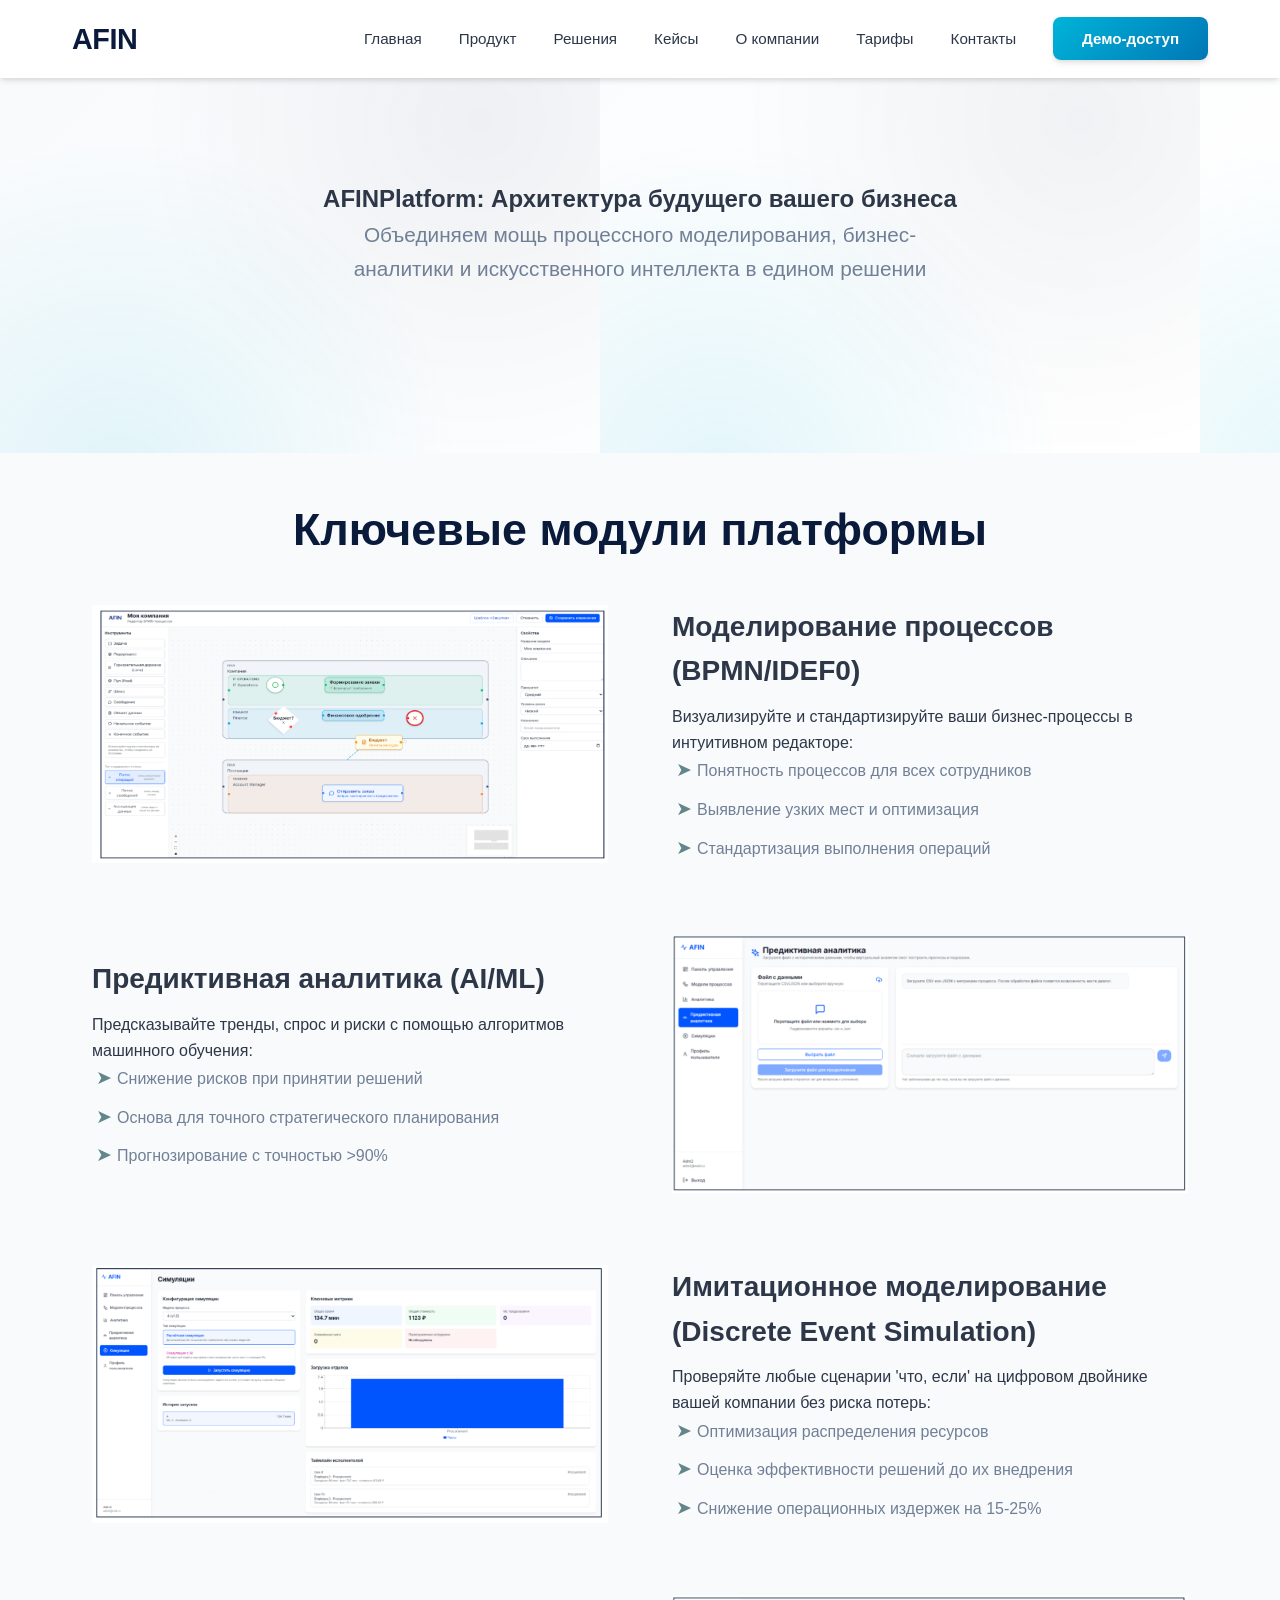
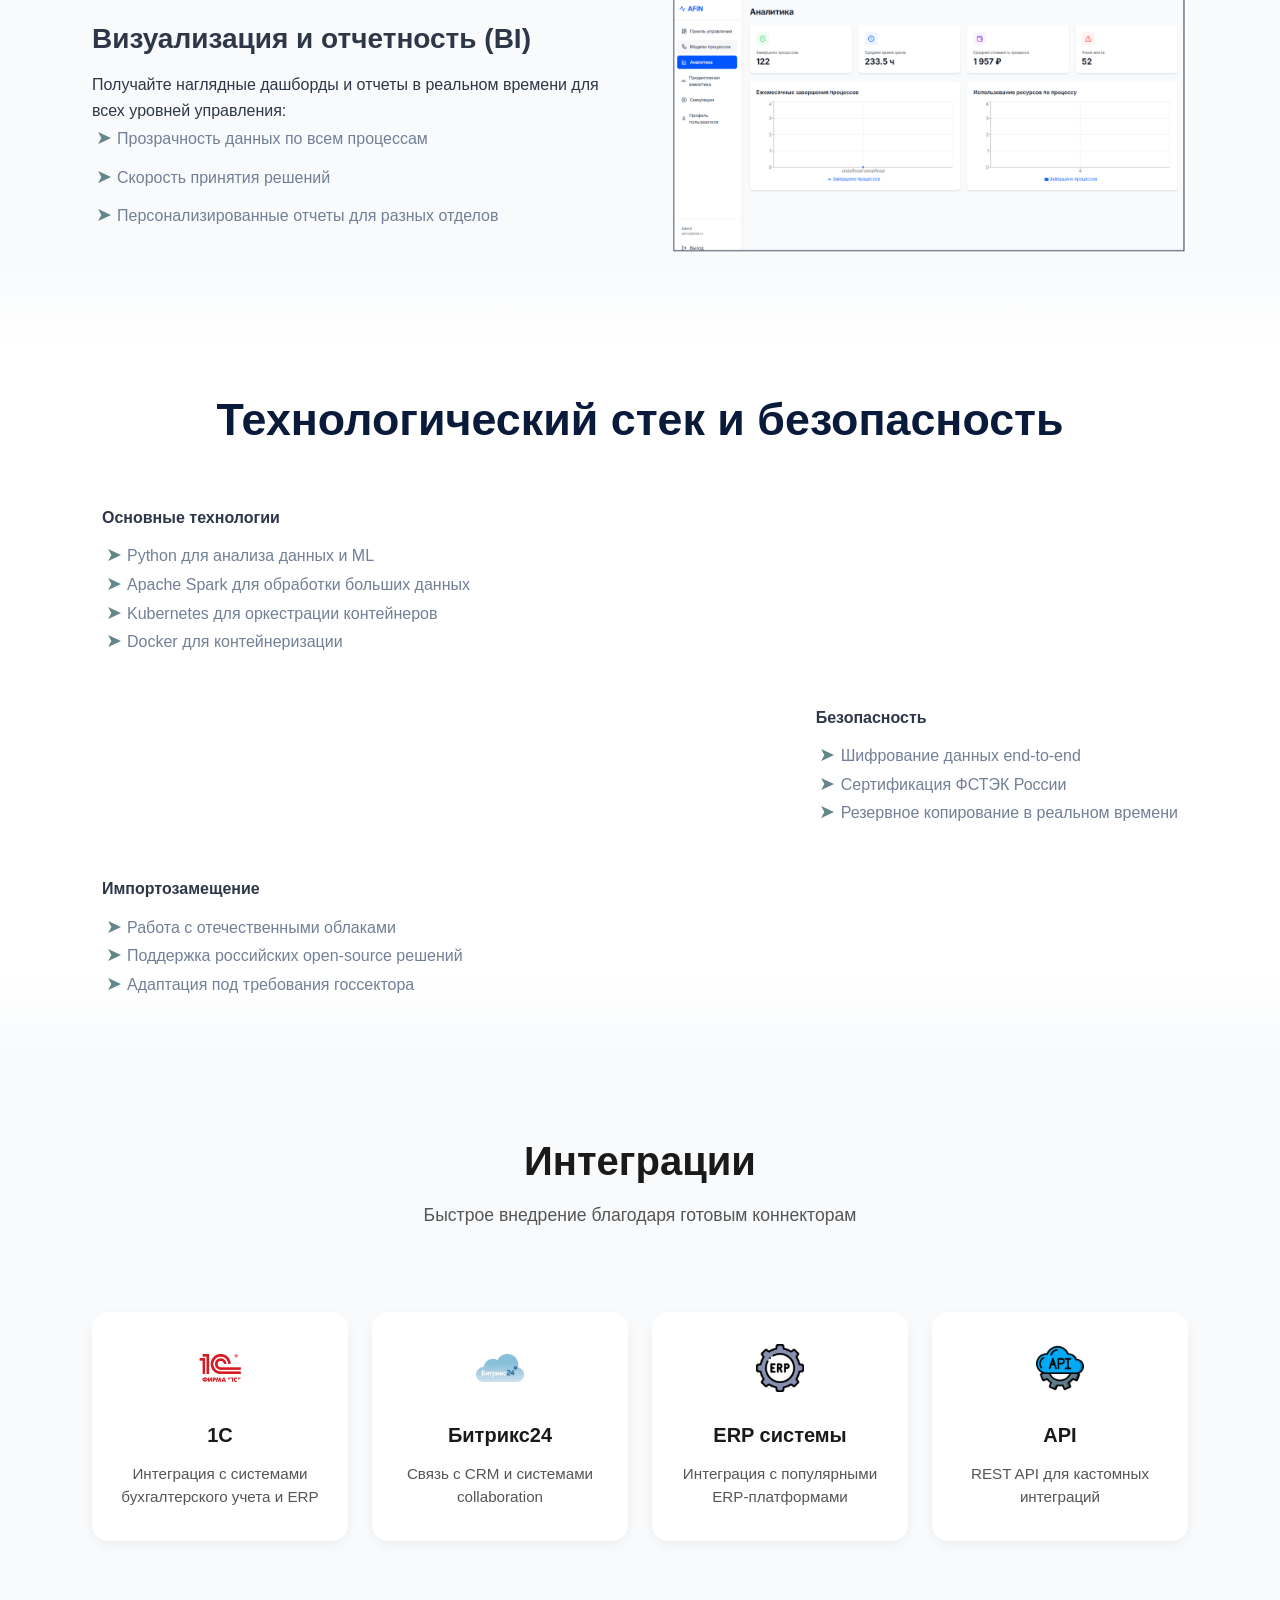
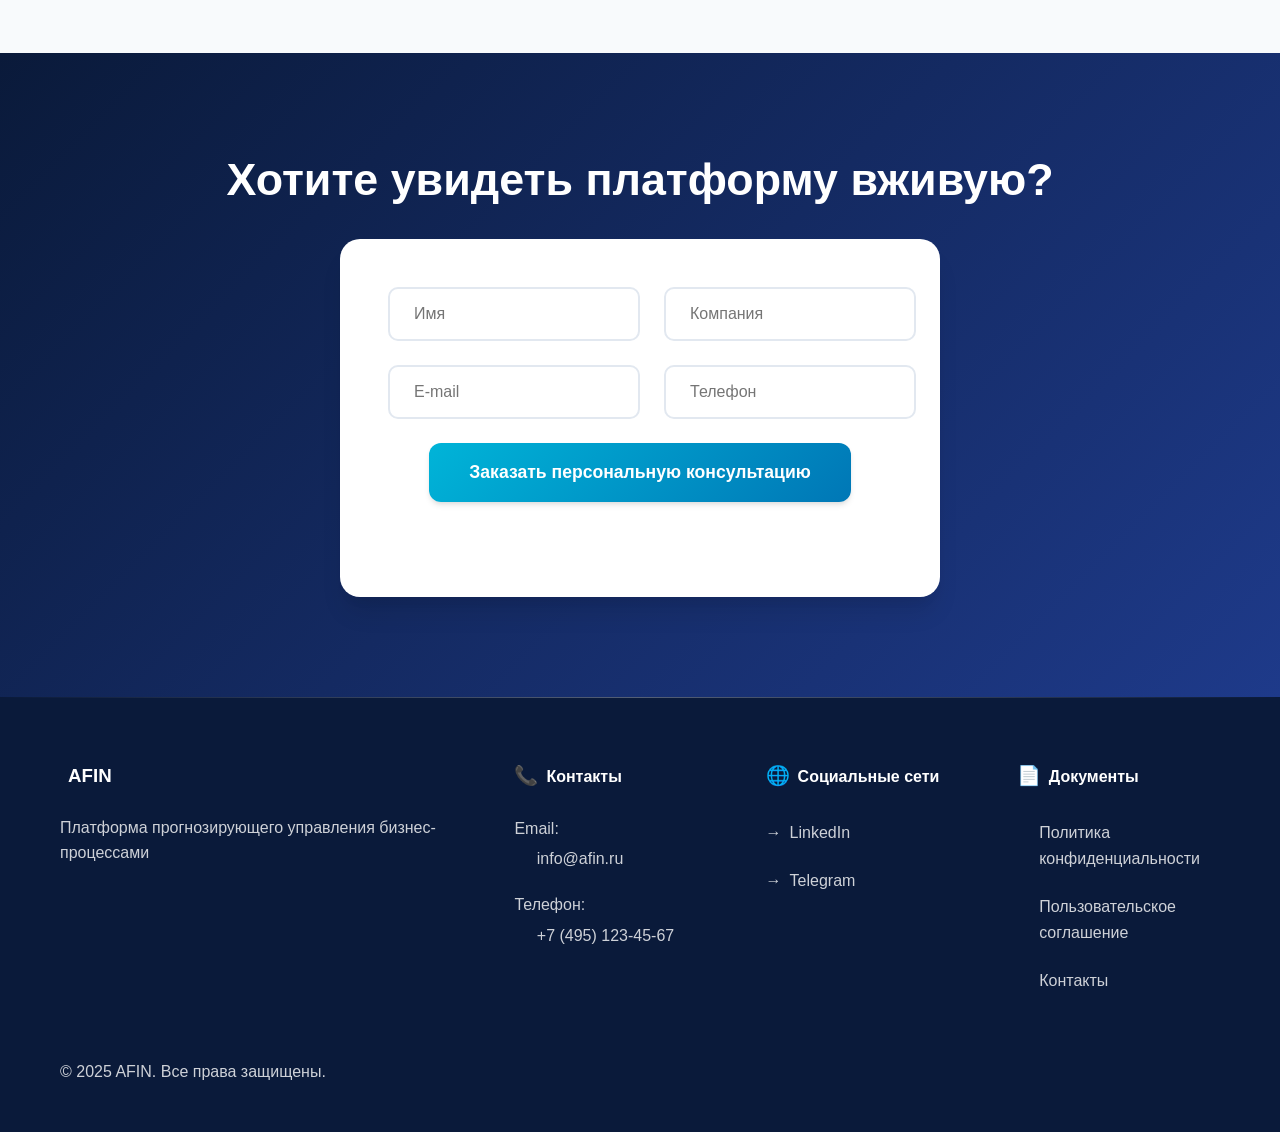
<file: product.html>
<!DOCTYPE html>
<html lang="ru">

<head>
    <meta charset="UTF-8">
    <meta name="viewport" content="width=device-width, initial-scale=1.0">
    <title>AFIN Platform - Архитектура будущего вашего бизнеса</title>
    <meta name="description"
        content="Единая платформа для процессного моделирования, предиктивной аналитики и имитационного моделирования бизнес-процессов">
    <link rel="stylesheet" href="style.css">
</head>


<body>
    <header class="header">
        <nav class="nav">
            <div class="nav-brand">
                <a href="index.html">AFIN</a>
            </div>
            <ul class="nav-menu">
                <li><a href="index.html">Главная</a></li>
                <li class="dropdown">
                    <a href="product.html">Продукт</a>
                    <ul class="dropdown-menu">
                        <li><a href="product.html#platform">Платформа</a></li>
                        <li><a href="product.html#modules">Модули</a></li>
                        <li><a href="product.html#tech">Технологии</a></li>
                        <li><a href="product.html#integrations">Интеграции</a></li>
                    </ul>
                </li>
                <li class="dropdown">
                    <a href="solutions.html">Решения</a>
                    <ul class="dropdown-menu">
                        <li><a href="solutions.html#manufacturing">Производство</a></li>
                        <li><a href="solutions.html#logistics">Логистика</a></li>
                        <li><a href="solutions.html#finance">Финансы</a></li>
                        <li><a href="solutions.html#retail">Ритейл</a></li>
                    </ul>
                </li>
                <li><a href="cases.html">Кейсы</a></li>
                <li><a href="about.html">О компании</a></li>
                <li><a href="prices.html">Тарифы</a></li>
                <li><a href="contacts.html">Контакты</a></li>
                <li><a href="contacts.html#demo" class="btn-demo">Демо-доступ</a></li>
            </ul>
        </nav>
    </header>

    <section class="hero">
        <div class="container">
            <h1>AFINPlatform: Архитектура будущего вашего бизнеса</h1>
            <p class="hero-subtitle">Объединяем мощь процессного моделирования, бизнес-аналитики и искусственного
                интеллекта в едином решении</p>
        </div>
    </section>

    <section id="modules" class="solution">
        <div class="container">
            <h2>Ключевые модули платформы</h2>

            <div class="module-item">
                <div class="module-content">
                    <h3>Моделирование процессов (BPMN/IDEF0)</h3>
                    <p>Визуализируйте и стандартизируйте ваши бизнес-процессы в интуитивном редакторе:</p>
                    <ul class="benefits-list">
                        <li>Понятность процессов для всех сотрудников</li>
                        <li>Выявление узких мест и оптимизация</li>
                        <li>Стандартизация выполнения операций</li>
                    </ul>
                </div>
                <div class="module-visual">
                    <!-- Placeholder for screenshot -->
                    
                    <img src="scrin/Process modeling1.png" alt="Моделирование процессов" style="max-width: 100%; height: auto;">

                </div>
            </div>

            <div class="module-item">
                <div class="module-content">
                    <h3>Предиктивная аналитика (AI/ML)</h3>
                    <p>Предсказывайте тренды, спрос и риски с помощью алгоритмов машинного обучения:</p>
                    <ul class="benefits-list">
                        <li>Снижение рисков при принятии решений</li>
                        <li>Основа для точного стратегического планирования</li>
                        <li>Прогнозирование с точностью >90%</li>
                    </ul>
                </div>
                <div class="module-visual">
                    <img src="scrin/predictive analytics1 (2).png"  alt="Моделирование процессов" style="max-width: 100%; height: auto;">

                </div>
            </div>

            <div class="module-item">
                <div class="module-content">
                    <h3>Имитационное моделирование (Discrete Event Simulation)</h3>
                    <p>Проверяйте любые сценарии 'что, если' на цифровом двойнике вашей компании без риска потерь:</p>
                    <ul class="benefits-list">
                        <li>Оптимизация распределения ресурсов</li>
                        <li>Оценка эффективности решений до их внедрения</li>
                        <li>Снижение операционных издержек на 15-25%</li>
                    </ul>
                </div>
                <div class="module-visual">
                   
                    <img src="scrin/simulation1.png" alt="Моделирование процессов" style="max-width: 100%; height: auto;">

                </div>
            </div>

            <div class="module-item">
                <div class="module-content">
                    <h3>Визуализация и отчетность (BI)</h3>
                    <p>Получайте наглядные дашборды и отчеты в реальном времени для всех уровней управления:</p>
                    <ul class="benefits-list">
                        <li>Прозрачность данных по всем процессам</li>
                        <li>Скорость принятия решений</li>
                        <li>Персонализированные отчеты для разных отделов</li>
                    </ul>
                </div>
                <div class="module-visual">
                    <img src="scrin/analit.png" alt="Моделирование процессов" style="max-width: 100%; height: auto;">

                </div>
            </div>
        </div>
    </section>

    <section id="tech" class="tech-stack">
        <div class="container">
            <h2>Технологический стек и безопасность</h2>
            <div class="tech-grid">
                <div class="tech-item">
                    <h4>Основные технологии</h4>
                    <ul>
                        <li>Python для анализа данных и ML</li>
                        <li>Apache Spark для обработки больших данных</li>
                        <li>Kubernetes для оркестрации контейнеров</li>
                        <li>Docker для контейнеризации</li>
                    </ul>
                </div>
                <div class="tech-item">
                    <h4>Безопасность</h4>
                    <ul>
                        <li>Шифрование данных end-to-end</li>
                        <li>Сертификация ФСТЭК России</li>
                        <li>Резервное копирование в реальном времени</li>
                    </ul>
                </div>
                <div class="tech-item">
                    <h4>Импортозамещение</h4>
                    <ul>
                        <li>Работа с отечественными облаками</li>
                        <li>Поддержка российских open-source решений</li>
                        <li>Адаптация под требования госсектора</li>
                    </ul>
                </div>
            </div>
        </div>
    </section>

    <section id="integrations" class="integrations">
        <div class="container">
            <h2 class="section-title">Интеграции</h2>
            <p class="section-subtitle">Быстрое внедрение благодаря готовым коннекторам</p>

            <div class="integrations-grid">
                <!-- 1С -->
                <div class="integration-card">
                    <div class="integration-icon">
                        <img src="files/logo/1c.png" alt="1С" width="48" height="48">
                    </div>
                    <h3 class="integration-title">1С</h3>
                    <p class="integration-desc">
                        Интеграция с системами бухгалтерского учета и ERP
                    </p>
                </div>

                <!-- Битрикс24 -->
                <div class="integration-card">
                    <div class="integration-icon">
                        <img src="files/logo/bitrix.png" alt="Битрикс24" width="48" height="48">
                    </div>
                    <h3 class="integration-title">Битрикс24</h3>
                    <p class="integration-desc">
                        Связь с CRM и системами collaboration
                    </p>
                </div>

                <!-- ERP системы -->
                <div class="integration-card">
                    <div class="integration-icon">
                        <img src="files/logo/erp.png" alt="ERP системы" width="48" height="48">
                    </div>
                    <h3 class="integration-title">ERP системы</h3>
                    <p class="integration-desc">
                        Интеграция с популярными ERP-платформами
                    </p>
                </div>

                <!-- API -->
                <div class="integration-card">
                    <div class="integration-icon">
                        <img src="files/logo/api.png" alt="API" width="48" height="48">
                    </div>
                    <h3 class="integration-title">API</h3>
                    <p class="integration-desc">
                        REST API для кастомных интеграций
                    </p>
                </div>
            </div>
        </div>
    </section>

    <section class="final-cta">
        <div class="container">
            <h2>Хотите увидеть платформу вживую?</h2>
            <form class="lead-form" id="product-lead-form">
                <div class="form-group">
                    <input type="text" name="name" placeholder="Имя" required>
                    <input type="text" name="company" placeholder="Компания" required>
                </div>
                <div class="form-group">
                    <input type="email" name="email" placeholder="E-mail" required>
                    <input type="tel" name="phone" placeholder="Телефон" required>
                </div>
                <button type="submit" class="btn-primary">Заказать персональную консультацию</button>
                <p class="form-guarantee">Демонстрация займет не более 30 минут и не накладывает обязательств</p>
            </form>
        </div>
    </section>

    <footer class="footer">
        <div class="container">
            <div class="footer-content">
                <div class="footer-brand">
                    <h3>AFIN</h3>
                    <p>Платформа прогнозирующего управления бизнес-процессами</p>
                </div>
                <div class="footer-contacts">
                    <h4>Контакты</h4>
                    <p>Email: <a href="mailto:info@afin.ru">info@afin.ru</a></p>
                    <p>Телефон: <a href="tel:+74951234567">+7 (495) 123-45-67</a></p>
                </div>
                <div class="footer-social">
                    <h4>Социальные сети</h4>
                    <a href="#" target="_blank">LinkedIn</a>
                    <a href="https://t.me/FlowSMB" target="_blank">Telegram</a>
                </div>
                <div class="footer-links">
                    <h4>Документы</h4>
                    <a href="files/privacy.pdf" download="Политика конфиденциальности">Политика конфиденциальности</a>
                    <a href="files/terms.pdf" download="Пользовательское соглашение">Пользовательское соглашение</a>
                    <a href="contacts.html">Контакты</a>
                </div>
            </div>
            <div class="footer-bottom">
                <p>© 2025 AFIN. Все права защищены.</p>
            </div>
        </div>
    </footer>
    

    <script src="script.js"></script>
</body>

</html>
</file>
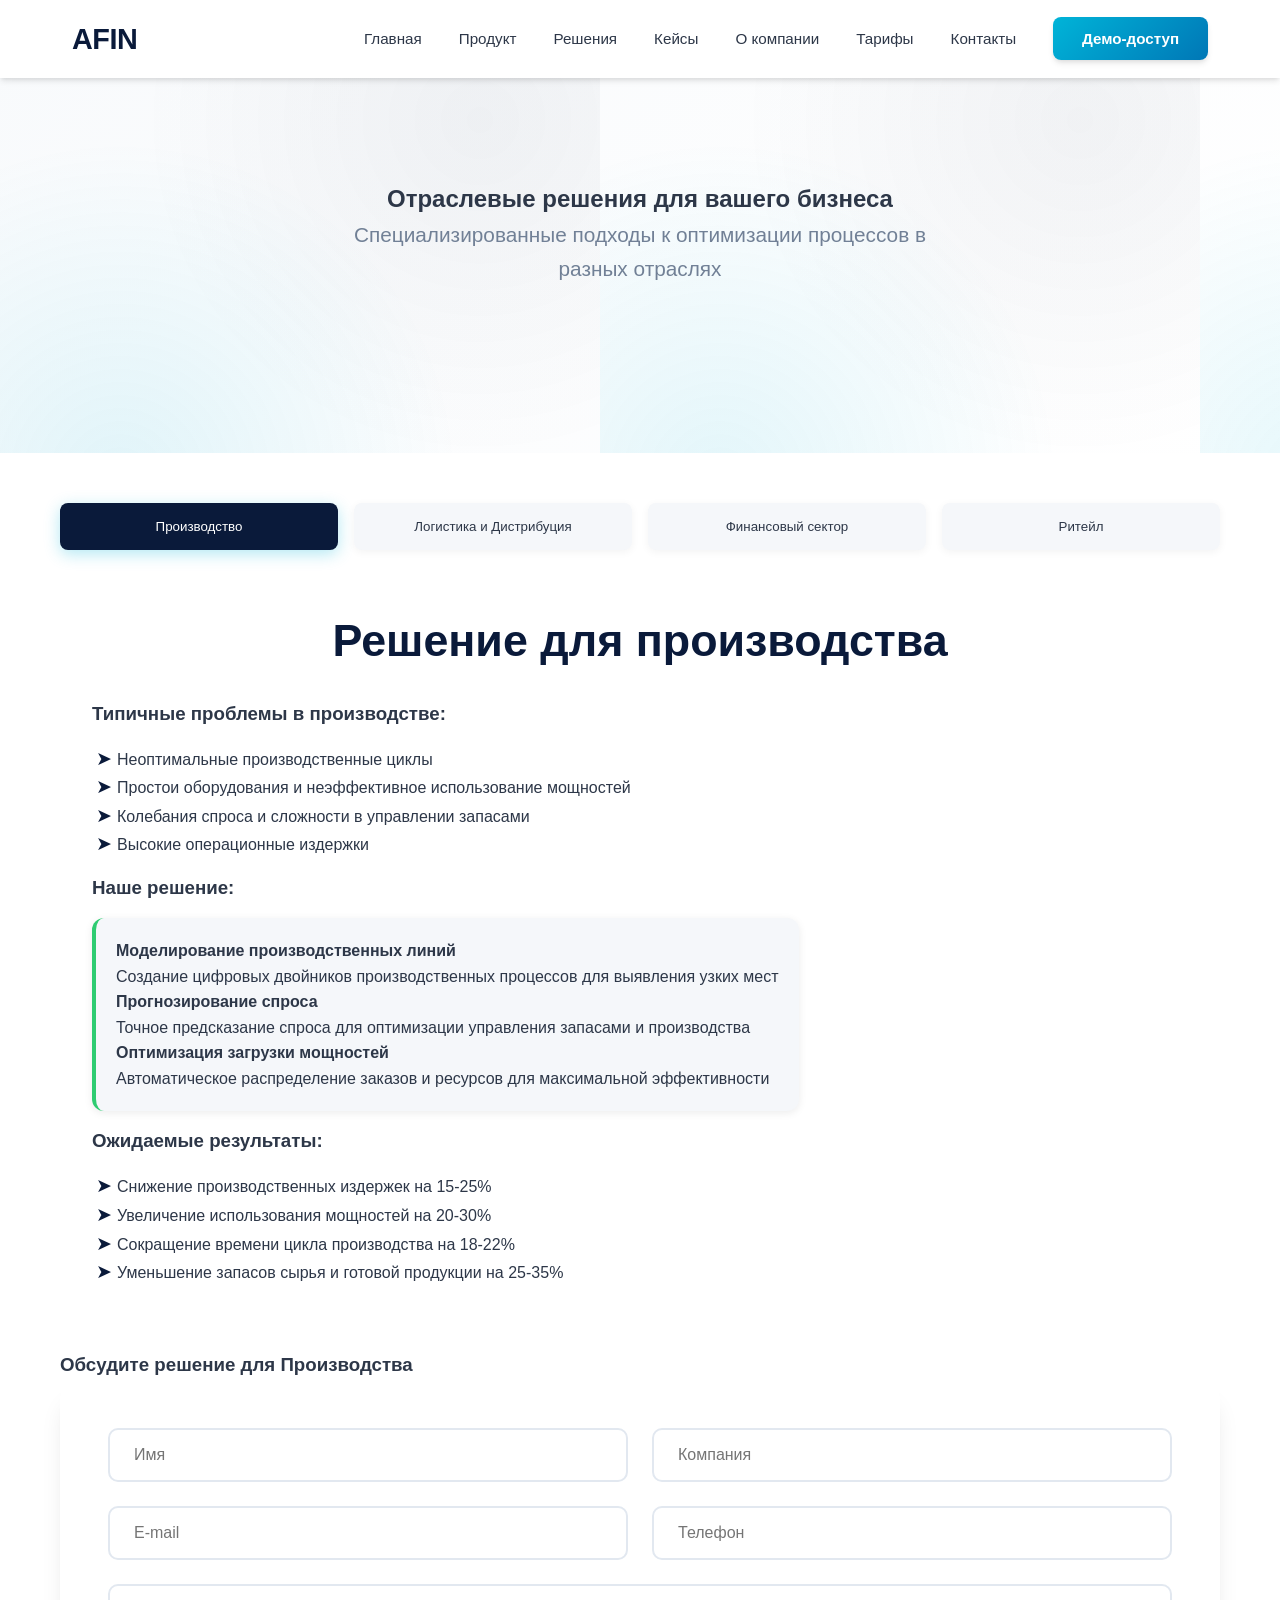
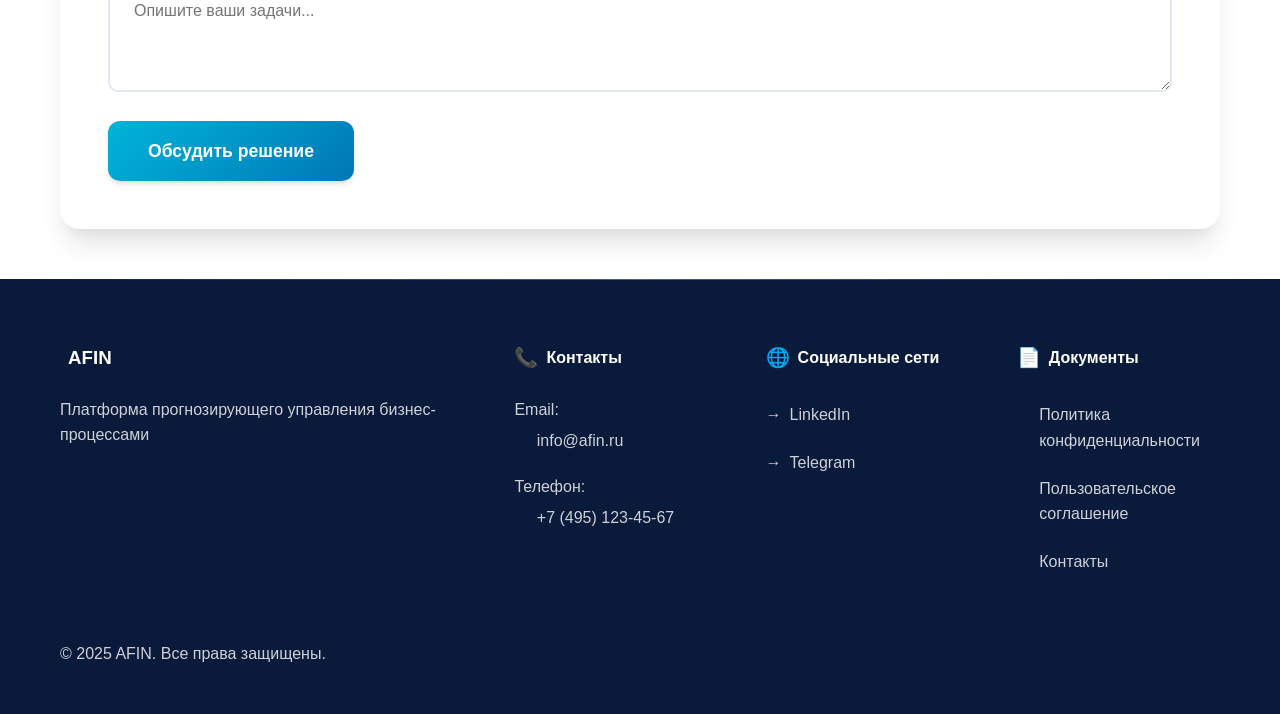
<file: solutions.html>
<!DOCTYPE html>
<html lang="ru">

<head>
    <meta charset="UTF-8">
    <meta name="viewport" content="width=device-width, initial-scale=1.0">
    <title>Отраслевые решения AFIN для вашего бизнеса</title>
    <meta name="description"
        content="Специализированные решения для производств, логистики, финансового сектора и ритейла. Оптимизация бизнес-процессов в вашей отрасли">
    <link rel="stylesheet" href="style.css">
</head>

<body>
    <header class="header">
        <nav class="nav">
            <div class="nav-brand">
                <a href="index.html">AFIN</a>
            </div>
            <ul class="nav-menu">
                <li><a href="index.html">Главная</a></li>
                <li class="dropdown">
                    <a href="product.html">Продукт</a>
                    <ul class="dropdown-menu">
                        <li><a href="product.html#platform">Платформа</a></li>
                        <li><a href="product.html#modules">Модули</a></li>
                        <li><a href="product.html#tech">Технологии</a></li>
                        <li><a href="product.html#integrations">Интеграции</a></li>
                    </ul>
                </li>
                <li class="dropdown">
                    <a href="solutions.html">Решения</a>
                    <ul class="dropdown-menu">
                        <li><a href="solutions.html#manufacturing">Производство</a></li>
                        <li><a href="solutions.html#logistics">Логистика</a></li>
                        <li><a href="solutions.html#finance">Финансы</a></li>
                        <li><a href="solutions.html#retail">Ритейл</a></li>
                    </ul>
                </li>
                <li><a href="cases.html">Кейсы</a></li>
                <li><a href="about.html">О компании</a></li>
                <li><a href="prices.html">Тарифы</a></li>
                <li><a href="contacts.html">Контакты</a></li>
                <li><a href="contacts.html#demo" class="btn-demo">Демо-доступ</a></li>
            </ul>
        </nav>
    </header>

    <section class="hero">
        <div class="container">
            <h1>Отраслевые решения для вашего бизнеса</h1>
            <p class="hero-subtitle">Специализированные подходы к оптимизации процессов в разных отраслях</p>
        </div>
    </section>

    <section class="solutions-industry">
        <div class="container">
            <div class="industry-tabs">
                <button class="industry-tab active" data-industry="manufacturing">Производство</button>
                <button class="industry-tab" data-industry="logistics">Логистика и Дистрибуция</button>
                <button class="industry-tab" data-industry="finance">Финансовый сектор</button>
                <button class="industry-tab" data-industry="retail">Ритейл</button>
            </div>

            <div id="manufacturing" class="industry-content active">
                <div class="solution-detail">
                    <h2>Решение для производства</h2>

                    <div class="problem-section">
                        <h3>Типичные проблемы в производстве:</h3>
                        <div class="problem-section-text">
                            <ul>
                                <li>Неоптимальные производственные циклы</li>
                                <li>Простои оборудования и неэффективное использование мощностей</li>
                                <li>Колебания спроса и сложности в управлении запасами</li>
                                <li>Высокие операционные издержки</li>
                            </ul>

                        </div>
                    </div>

                    <div class="solution-section">
                        <h3>Наше решение:</h3>
                        <div class="solution-features">
                            <div class="feature">
                                <h4>Моделирование производственных линий</h4>
                                <p>Создание цифровых двойников производственных процессов для выявления узких мест</p>
                            </div>
                            <div class="feature">
                                <h4>Прогнозирование спроса</h4>
                                <p>Точное предсказание спроса для оптимизации управления запасами и производства</p>
                            </div>
                            <div class="feature">
                                <h4>Оптимизация загрузки мощностей</h4>
                                <p>Автоматическое распределение заказов и ресурсов для максимальной эффективности</p>
                            </div>
                        </div>
                    </div>

                    <div class="results-section">
                        <h3>Ожидаемые результаты:</h3>
                        <div class="results-section-text">
                            <ul>
                                <li>Снижение производственных издержек на 15-25%</li>
                                <li>Увеличение использования мощностей на 20-30%</li>
                                <li>Сокращение времени цикла производства на 18-22%</li>
                                <li>Уменьшение запасов сырья и готовой продукции на 25-35%</li>
                            </ul>
                        </div>
                    </div>
                </div>
            </div>

            <div id="logistics" class="industry-content">
                <div class="solution-detail">
                    <h2>Решение для логистики и дистрибуции</h2>

                    <div class="problem-section">
                        <h3>Типичные проблемы в логистике:</h3>
                        <div class="problem-section-text">
                            <ul>
                                <li>Простои транспорта и неэффективное использование парка</li>
                                <li>Сложности в планировании оптимальных маршрутов</li>
                                <li>Срывы сроков доставки и низкая предсказуемость</li>
                                <li>Высокие складские издержки</li>
                            </ul>
                        </div>
                    </div>

                    <div class="solution-section">
                        <h3>Наше решение:</h3>
                        <div class="solution-features">
                            <div class="feature">
                                <h4>Симуляция логистических цепочек</h4>
                                <p>Моделирование полного цикла доставки от поставщика до конечного клиента</p>
                            </div>
                            <div class="feature">
                                <h4>Прогнозирование сроков доставки</h4>
                                <p>AI-прогноз времени доставки с учетом погоды, трафика и других факторов</p>
                            </div>
                            <div class="feature">
                                <h4>Оптимизация складских запасов</h4>
                                <p>Интеллектуальное управление складскими остатками на основе прогноза спроса</p>
                            </div>
                        </div>
                    </div>
                </div>
            </div>

            <div id="finance" class="industry-content">
                <div class="solution-detail">
                    <h2>Решение для финансового сектора</h2>

                    <div class="problem-section">
                        <h3>Типичные проблемы в финансовом секторе:</h3>
                        <div class="problem-section-text">
                            <ul>
                                <li>Кредитные риски и невозвраты</li>
                                <li>Мошеннические операции и финансовые преступления</li>
                                <li>Неэффективные внутренние процессы одобрения</li>
                                <li>Сложности в управлении регуляторными требованиями</li>
                            </ul>
                        </div>
                    </div>

                    <div class="solution-section">
                        <h3>Наше решение:</h3>
                        <div class="solution-features">
                            <div class="feature">
                                <h4>Скоринг и прогнозирование рисков</h4>
                                <p>ML-модели для оценки кредитоспособности и выявления потенциальных дефолтов</p>
                            </div>
                            <div class="feature">
                                <h4>Детекция мошенничества</h4>
                                <p>Анализ паттернов поведения для выявления подозрительных операций</p>
                            </div>
                            <div class="feature">
                                <h4>Моделирование процессов одобрения</h4>
                                <p>Оптимизация внутренних процессов для сокращения времени обработки заявок</p>
                            </div>
                        </div>
                    </div>
                </div>
            </div>

            <div id="retail" class="industry-content">
                <div class="solution-detail">
                    <h2>Решение для ритейла</h2>

                    <div class="problem-section">
                        <h3>Типичные проблемы в ритейле:</h3>
                        <div class="problem-section-text">
                            <ul>
                                <li>Неточность прогноза спроса и потеря продаж</li>
                                <li>Сложности в управлении ассортиментом</li>
                                <li>Неоптимальное планирование персонала</li>
                                <li>Высокие логистические издержки</li>
                            </ul>
                        </div>
                    </div>

                    <div class="solution-section">
                        <h3>Наше решение:</h3>
                        <div class="solution-features">
                            <div class="feature">
                                <h4>AI для прогнозирования продаж</h4>
                                <p>Точное предсказание спроса с учетом сезонности, промо-акций и внешних факторов
                                </p>
                            </div>
                            <div class="feature">
                                <h4>Оптимизация ассортимента</h4>
                                <p>Анализ эффективности товарных позиций и рекомендации по ассортименту</p>
                            </div>
                            <div class="feature">
                                <h4>Симуляция работы торговых залов</h4>
                                <p>Моделирование потоков покупателей для оптимизации штатного расписания</p>
                            </div>
                        </div>
                    </div>
                </div>
            </div>

            <!-- Industry-specific CTA forms -->
            <div class="industry-forms">
                <div id="manufacturing-form" class="industry-form active">
                    <h3>Обсудите решение для Производства</h3>
                    <form class="lead-form">
                        <input type="hidden" name="industry" value="manufacturing">
                        <div class="form-group">
                            <input type="text" name="name" placeholder="Имя" required>
                            <input type="text" name="company" placeholder="Компания" required>
                        </div>
                        <div class="form-group">
                            <input type="email" name="email" placeholder="E-mail" required>
                            <input type="tel" name="phone" placeholder="Телефон" required>
                        </div>
                        <textarea name="message" placeholder="Опишите ваши задачи..." rows="4"></textarea>
                        <button type="submit" class="btn-primary">Обсудить решение</button>
                    </form>
                </div>
                <!-- Similar forms for other industries -->
            </div>
        </div>
    </section>

    <footer class="footer">
        <div class="container">
            <div class="footer-content">
                <div class="footer-brand">
                    <h3>AFIN</h3>
                    <p>Платформа прогнозирующего управления бизнес-процессами</p>
                </div>
                <div class="footer-contacts">
                    <h4>Контакты</h4>
                    <p>Email: <a href="mailto:info@afin.ru">info@afin.ru</a></p>
                    <p>Телефон: <a href="tel:+74951234567">+7 (495) 123-45-67</a></p>
                </div>
                <div class="footer-social">
                    <h4>Социальные сети</h4>
                    <a href="#" target="_blank">LinkedIn</a>
                    <a href="#" target="_blank">Telegram</a>
                </div>
                <div class="footer-links">
                    <h4>Документы</h4>
                    <a href="/files/privacy.pdf" download>Политика конфиденциальности</a>
                    <a href="/files/terms.pdf" download>Пользовательское соглашение</a>
                    <a href="contacts.html">Контакты</a>
                </div>
            </div>
            <div class="footer-bottom">
                <p>© 2025 AFIN. Все права защищены.</p>
            </div>
        </div>
    </footer>

    <script src="script.js"></script>
    <script>
        // Industry tabs functionality
        document.querySelectorAll('.industry-tab').forEach(tab => {
            tab.addEventListener('click', () => {
                // Remove active class from all tabs and contents
                document.querySelectorAll('.industry-tab').forEach(t => t.classList.remove('active'));
                document.querySelectorAll('.industry-content').forEach(c => c.classList.remove('active'));
                document.querySelectorAll('.industry-form').forEach(f => f.classList.remove('active'));

                // Add active class to clicked tab
                tab.classList.add('active');

                // Show corresponding content
                const industry = tab.dataset.industry;
                document.getElementById(industry).classList.add('active');
                document.getElementById(industry + '-form').classList.add('active');
            });
        });
    </script>
    <script src="script.js"></script>
</body>

</html>
</file>
<file: style.css>
/* Reset and base styles */
* {
    margin: 0;
    padding: 0;
    box-sizing: border-box;
}

body {
    font-family: 'Inter', 'Segoe UI', Tahoma, Geneva, Verdana, sans-serif;
    line-height: 1.6;
    color: #2D3748;
    background: #ffffff;
    overflow-x: hidden;
}

.container {
    max-width: 1200px;
    margin: 0 auto;
    padding: 0 20px;
    align-items: center;
}

/* Colors */
:root {
    --primary: #0A1A3A;
    --primary-light: #1E3A8A;
    --accent: #00B4D8;
    --accent-light: #90E0EF;
    --accent-dark: #0077B6;
    --background: #F8FAFC;
    --background-light: #FFFFFF;
    --text: #2D3748;
    --text-light: #718096;
    --text-lighter: #A0AEC0;
    --white: #FFFFFF;
    --border: #E2E8F0;
    --success: #48BB78;
    --shadow: 0 4px 6px -1px rgba(0, 0, 0, 0.1), 0 2px 4px -1px rgba(0, 0, 0, 0.06);
    --shadow-lg: 0 10px 15px -3px rgba(0, 0, 0, 0.1), 0 4px 6px -2px rgba(0, 0, 0, 0.05);
    --shadow-xl: 0 20px 25px -5px rgba(0, 0, 0, 0.1), 0 10px 10px -5px rgba(0, 0, 0, 0.04);

    .hero {
        --section-bg: #F8FAFC;
        /* начало градиента */
        --section-bg-end: #FFFFFF;
        /* конец градиента */
        --next-bg: #FFFFFF;
        /* к problem */
    }

    .problem {
        --section-bg: #FFFFFF;
        --next-bg: #F8FAFC;
        /* к solution */
    }

    .solution {
        --section-bg: #F8FAFC;
        --next-bg: #FFFFFF;
        /* к advantages */
    }

    .tech-stack {
        --section-bg: #FFFFFF;
        /* текущий фон tech */
        --next-bg: #F8FAFC;
        /* фон .integrations */
    }

    .integrations {
        --section-bg: #F8FAFC;
        --next-bg: #0A1A3A;
        /* к final-cta */
    }

    .advantages {
        --section-bg: #FFFFFF;
        --next-bg: #F8FAFC;
        /* к audience */
    }

    .audience {
        --section-bg: #F8FAFC;
        --next-bg: #0A1A3A;
        /* к final-cta */
    }

    .final-cta {
        --section-bg: #0A1A3A;
        --section-bg-end: #1E3A8A;
    }

    .inquiry-section {
        --section-bg: #F8FAFC;
        --next-bg: #FFFFFF;
    }

    .contact-map-section {
        --section-bg: #FFFFFF;
        --next-bg: #F8FAFC;
    }

    .demo-form-section {
        --section-bg: #F8FAFC;
        --next-bg: #0A1A3A;
    }

    .awards {
        --section-bg: #FFFFFF;
        --next-bg: #F8FAFC;
    }

    .press-kit {
        --section-bg: #F8FAFC;
        --next-bg: #0A1A3A;
    }
}



/* Header */
.header {
    background: var(--white);
    box-shadow: var(--shadow);
    position: fixed;
    width: 100%;
    top: 0;
    z-index: 1000;
    backdrop-filter: blur(10px);
    background: rgba(255, 255, 255, 0.95);
}

.nav {
    display: flex;
    justify-content: space-between;
    align-items: center;
    padding: 1rem 2rem;
    max-width: 1200px;
    margin: 0 auto;
}

/* Логотип смещен в левый угол */
.nav-brand {
    margin-right: auto;
}

.nav-brand a {
    font-size: 1.8rem;
    font-weight: 800;
    text-decoration: none;
    color: var(--primary);
    display: flex;
    align-items: center;
    letter-spacing: -0.5px;
}

.nav-menu {
    display: flex;
    list-style: none;
    gap: 5px;
    align-items: center;
    margin-left: auto;
}

.nav-menu a {
    text-decoration: none;
    color: var(--text);
    font-weight: 500;
    padding: 0.5rem 1rem;
    border-radius: 8px;
    transition: all 0.3s ease;
    position: relative;
    font-size: 0.95rem;
}

.nav-menu a:hover {
    color: var(--primary);
    background: var(--background);
    transform: translateY(-1px);
}

.nav-menu a.active {
    color: var(--accent);
    font-weight: 600;
}

.nav-menu a.active::after {
    content: '';
    position: absolute;
    bottom: -2px;
    left: 1rem;
    right: 1rem;
    height: 2px;
    background: var(--accent);
    border-radius: 2px;
}

.btn-demo {
    background: linear-gradient(135deg, var(--accent), var(--accent-dark));
    color: var(--white) !important;
    padding: 0.8rem 1.8rem !important;
    border-radius: 12px;
    font-weight: 600 !important;
    box-shadow: var(--shadow);
    transition: all 0.3s ease !important;
    border: none;
    cursor: pointer;
    margin-left: 1rem;
}

.btn-demo:hover {
    transform: translateY(-2px);
    box-shadow: var(--shadow-lg);
    background: linear-gradient(135deg, var(--accent-dark), var(--accent));
}

/* Dropdown */
.dropdown {
    position: relative;
}

.dropdown-menu {
    position: absolute;
    top: 100%;
    left: 0;
    background: var(--white);
    box-shadow: var(--shadow-xl);
    border-radius: 12px;
    min-width: 240px;
    opacity: 0;
    visibility: hidden;
    transform: translateY(-10px);
    transition: all 0.3s ease;
    border: 1px solid var(--border);
    padding: 0.5rem 0;
    z-index: 1001;
}

.dropdown:hover .dropdown-menu {
    opacity: 1;
    visibility: visible;
    transform: translateY(0);
}

.dropdown-menu li {
    list-style: none;
}

.dropdown-menu a {
    display: block;
    padding: 0.8rem 1.5rem;
    border-bottom: 1px solid var(--border);
    color: var(--text);
    text-decoration: none;
    transition: all 0.3s ease;
    font-size: 0.9rem;
}

.dropdown-menu a:hover {
    background: var(--accent-light);
    color: var(--primary);
    border-radius: 0;
    transform: none;
    padding-left: 2rem;
}

.dropdown-menu a:last-child {
    border-bottom: none;
}

/* Hero Section */
.hero {
    padding: 180px 0 120px;
    text-align: center;
    background: linear-gradient(135deg, var(--background) 0%, var(--white) 100%);
    position: relative;
    overflow: hidden;
}

.hero::before {
    content: '';
    position: absolute;
    top: 0;
    left: 0;
    right: 0;
    bottom: 0;
    background:
        radial-gradient(circle at 20% 80%, rgba(0, 180, 216, 0.1) 0%, transparent 50%),
        radial-gradient(circle at 80% 20%, rgba(10, 26, 58, 0.05) 0%, transparent 50%);
    background-size: 600px 600px;
}

.hero .container {
    position: relative;
    z-index: 1;
}

.hero-title {
    font-size: 3.5rem;
    margin-bottom: 1.5rem;
    color: var(--primary);
    font-weight: 800;
    line-height: 1.1;
    letter-spacing: -1px;
    max-width: 800px;
    margin-left: auto;
    margin-right: auto;
}

.hero-subtitle {
    font-size: 1.3rem;
    margin-bottom: 3rem;
    color: var(--text-light);
    max-width: 600px;
    margin-left: auto;
    margin-right: auto;
    line-height: 1.6;
    font-weight: 400;
}

.hero-actions {
    display: flex;
    gap: 1.5rem;
    justify-content: center;
    flex-wrap: wrap;
    margin-top: 2rem;
}

/* Buttons */
.btn-primary {
    background: linear-gradient(135deg, var(--accent), var(--accent-dark));
    color: var(--white);
    padding: 1.2rem 2.5rem;
    text-decoration: none;
    border-radius: 12px;
    border: none;
    cursor: pointer;
    font-weight: 600;
    font-size: 1.1rem;
    transition: all 0.3s ease;
    box-shadow: var(--shadow);
    display: inline-flex;
    align-items: center;
    justify-content: center;
    gap: 0.5rem;
    position: relative;
    overflow: hidden;
}

.btn-primary::before {
    content: '';
    position: absolute;
    top: 0;
    left: -100%;
    width: 100%;
    height: 100%;
    background: linear-gradient(90deg, transparent, rgba(255, 255, 255, 0.2), transparent);
    transition: left 0.5s;
}

.btn-primary:hover::before {
    left: 100%;
}

.btn-primary:hover {
    transform: translateY(-3px);
    box-shadow: var(--shadow-lg);
    color: var(--white);
}

.btn-secondary {
    background: var(--white);
    color: var(--primary);
    padding: 1.2rem 2.5rem;
    text-decoration: none;
    border-radius: 12px;
    border: 2px solid var(--primary);
    transition: all 0.3s ease;
    font-weight: 600;
    font-size: 1.1rem;
    box-shadow: var(--shadow);
    display: inline-flex;
    align-items: center;
    justify-content: center;
    gap: 0.5rem;
}

.btn-secondary:hover {
    background: var(--primary);
    color: var(--white);
    transform: translateY(-3px);
    box-shadow: var(--shadow-lg);
}

/* === PRESS KIT — кнопки в ряд === */
.press-kit {
    padding: 80px 0;
    background: var(--background);
    text-align: center;
}

.press-kit h2 {
    margin-bottom: 1rem;
    font-size: 2.5rem;
    color: var(--primary);
}

/* Кнопки в ряд, одинаковые, адаптивно */
.press-links {
    display: flex;
    flex-wrap: wrap;
    gap: 1.5rem;
    justify-content: center;
    margin: 2.5rem auto 0;
    max-width: 1000px;
    padding: 0 1rem;
}

/* Переопределяем btn-secondary только в press-kit */
.press-kit .btn-secondary {
    flex: 1 1 280px;
    /* одинаковая ширина, минимум 280px */
    max-width: 320px;
    /* максимум, чтобы не растягивались */
    padding: 1.2rem 1rem;
    background: #ffffff;
    border: 2px solid var(--border);
    border-radius: 12px;
    text-decoration: none;
    color: var(--text);
    font-weight: 500;
    font-size: 1rem;
    text-align: center;
    transition: all 0.3s ease;
    box-shadow: var(--shadow);
    position: relative;
    overflow: hidden;
    display: flex;
    align-items: center;
    justify-content: center;
}

.press-kit .btn-secondary:hover {
    transform: translateY(-3px);
    box-shadow: var(--shadow-lg);
    border-color: var(--accent);
    background: #f8fdff;
    color: var(--primary);
}

/* Волна при наведении */
.press-kit .btn-secondary::before {
    content: '';
    position: absolute;
    top: 0;
    left: -100%;
    width: 100%;
    height: 100%;
    background: linear-gradient(90deg, transparent, rgba(0, 180, 216, 0.08), transparent);
    transition: left 0.6s;
    z-index: 0;
}

.press-kit .btn-secondary:hover::before {
    left: 100%;
}

.press-kit .btn-secondary span {
    position: relative;
    z-index: 1;
}

/* Sections */
section {
    padding: 50px 0;
    position: relative;
    z-index: 1;
    background: var(--section-bg, #fff);
}

.hero,
.final-cta {
    background: linear-gradient(135deg,
            var(--section-bg) 0%,
            var(--section-bg-end) 100%) !important;
}

section:not(:last-child)::after {
    content: "";
    position: absolute;
    bottom: 0;
    left: 0;
    right: 0;
    height: 80px;
    z-index: 0;
    pointer-events: none;
    background: linear-gradient(to bottom,
            var(--section-bg) 0%,
            var(--next-bg) 100%);
}


.hero::after {
    display: none !important;
}


.final-cta::before {
    display: none;
}

.audience::after {
    display: none;
}

.demo-form-section::after {
    display: none;
}

.press-kit::after {
    display: none;
}

.integrations::after {
    display: none;
}

.container {
    position: relative;
    z-index: 2;
}

section h2 {
    text-align: center;
    font-size: 2.8rem;
    margin-bottom: 1rem;
    color: var(--primary);
    font-weight: 700;
    line-height: 1.2;
}

.section-title {
    text-align: center;
    font-size: 2.8rem;
    margin-bottom: 1rem;
    color: var(--primary);
    font-weight: 700;
    line-height: 1.2;
}

.section-subtitle {
    text-align: center;
    font-size: 1.2rem;
    color: var(--text-light);
    margin-bottom: 4rem;
    max-width: 600px;
    margin-left: auto;
    margin-right: auto;
    line-height: 1.6;
}

/* Problem Section */
.problem {
    background: var(--white);
    position: relative;
}

.problem::before {
    content: '';
    position: absolute;
    top: 0;
    left: 0;
    right: 0;
    height: 1px;
    background: linear-gradient(90deg, transparent, var(--border), transparent);
}

.problem-grid {
    display: grid;
    grid-template-columns: repeat(auto-fit, minmax(320px, 1fr));
    gap: 2rem;
    margin-top: 3rem;
}

.problem-item {
    padding: 2.5rem;
    background: var(--white);
    border-radius: 16px;
    box-shadow: var(--shadow);
    border-left: 4px solid #E53E3E;
    transition: all 0.3s ease;
    text-align: center;
    position: relative;
    overflow: hidden;
}

.problem-item::before {
    content: '⚠️';
    font-size: 2rem;
    margin-bottom: 1rem;
    display: block;
}

.problem-item:hover {
    transform: translateY(-5px);
    box-shadow: var(--shadow-lg);
}

.problem-item h3 {
    color: var(--primary);
    margin-bottom: 1rem;
    font-size: 1.3rem;
    font-weight: 600;
}

.problem-item p {
    color: var(--text-light);
    line-height: 1.6;
}

.results-section-text {
    padding-left: 25px;
}

.problem-section-text {
    padding-left: 25px;
}

.results-section-text li::marker {
    color: var(--primary);
    font-size: 1.2em;
    content: "➤ ";
}

.problem-section-text li::marker {
    color: var(--primary);
    font-size: 1.2em;
    content: "➤ ";
}

/* Solution Section - Блоки в одну строку без выделения */
.solution {
    background: var(--background);
    position: relative;
}

.solution-grid {
    display: grid;
    grid-template-columns: repeat(4, 1fr);
    gap: 1.5rem;
    margin-top: 3rem;
}

.solution-item {
    padding: 2rem 1.5rem;
    background: var(--white);
    border-radius: 12px;
    box-shadow: var(--shadow);
    transition: all 0.3s ease;
    text-align: center;
    border: 1px solid var(--border);
    position: relative;
}

.solution-item::before {
    content: '✓';
    font-size: 1.5rem;
    margin-bottom: 1rem;
    display: block;
    color: var(--success);
    font-weight: bold;
}

.solution-item:hover {
    transform: translateY(-3px);
    box-shadow: var(--shadow-lg);
    border-color: var(--accent);
}

.solution-item h3 {
    color: var(--primary);
    margin-bottom: 0.8rem;
    font-size: 1.1rem;
    font-weight: 600;
    line-height: 1.4;
}

.solution-item p {
    color: var(--text-light);
    line-height: 1.5;
    font-size: 0.9rem;
}

.solution-features {
    background: #f5f7fa;
    padding: 1rem;
    border-radius: 5px;
    border-radius: 12px;
    box-shadow: 0 2px 8px rgba(0, 0, 0, 0.08);
    border-left: 4px solid #2ecc71;
    padding: 20px;
    width: fit-content;
}

.industry-tabs {
    display: flex;
    gap: 1rem;
    margin-bottom: 2rem;
    flex-wrap: wrap;
    justify-content: center;
    align-items: stretch;
}

.industry-tab {
    padding: 1rem 1.5rem;
    background: #f5f7fa;
    border: none;
    border-radius: 8px;
    cursor: pointer;
    transition: all 0.3s ease;
    box-shadow: 0 2px 8px rgba(0, 0, 0, 0.05);
    flex: 1 1 140px;
    min-width: 140px;
    display: flex;
    align-items: center;
    justify-content: center;
    text-align: center;

    font-weight: 500;
    color: #2D3748;
}

.industry-tab:hover {
    background: #e2e8f0;
    transform: translateY(-2px);
    box-shadow: 0 4px 12px rgba(0, 0, 0, 0.1);
}

.industry-tab.active {
    background: var(--accent, #00B4D8);
    color: white;
    box-shadow: 0 4px 16px rgba(0, 180, 216, 0.3);
}

.industry-tab.active {
    background: #0A1A3A;
    color: white;
}

.industry-content {
    display: none;
}

.industry-content.active {
    display: block;
}

.solution-detail {
    background: white;
    padding: 2rem;
    border-radius: 10px;
    margin-bottom: 2rem;
}

.solution-detail h3 {
    padding: 15px 0;
}

/*Product*/
.module-item {
    padding: 32px;
}

.module-content h3 {
    padding-bottom: 10px;
}

.tech-grid {
    padding: 32px 32px 0 32px;
}

.integrations-grid {
    padding: 32px;
}

.integrations {
    padding: 80px 0;
}

.section-title {
    text-align: center;
    font-size: 2.5rem;
    font-weight: 700;
    color: #1a1a1a;
    margin-bottom: 16px;
}

.section-subtitle {
    text-align: center;
    font-size: 1.1rem;
    color: #555;
    margin-bottom: 50px;
}

.integrations-grid {
    display: grid;
    grid-template-columns: repeat(4, 1fr);
    gap: 24px;
    max-width: 1200px;
    margin: 0 auto;
}

.integration-card {
    background: #fff;
    border-radius: 16px;
    padding: 32px 24px;
    text-align: center;
    box-shadow: 0 4px 12px rgba(0, 0, 0, .05);
    transition: transform .3s ease, box-shadow .3s ease;
}

.integration-card:hover {
    transform: translateY(-8px);
    box-shadow: 0 12px 24px rgba(0, 0, 0, .1);
}

.integration-icon {
    margin-bottom: 20px;
}

.integration-icon img {
    width: 48px;
    height: 48px;
    object-fit: contain;
}

.integration-title {
    font-size: 1.25rem;
    font-weight: 600;
    color: #1a1a1a;
    margin: 0 0 12px 0;
}

.integration-desc {
    font-size: 0.95rem;
    color: #555;
    line-height: 1.5;
    margin: 0;
}

/* Cases */
.cases-grid {
    display: grid;
    gap: 2rem;
    margin-top: 3rem;
}

.case-card {
    background: white;
    padding: 2rem;
    border-radius: 10px;
    box-shadow: 0 2px 10px rgba(0, 0, 0, 0.1);
}

.case-industry {
    color: #0A1A3A;
    font-weight: bold;
    margin-bottom: 0.5rem;
}

.case-solution-text {
    padding-left: 25px;
}

.case-result-text {
    padding-left: 25px;
}

.case-result-text li::marker {
    color: var(--primary);
    font-size: 1.2em;
    content: "➤ ";
}

.case-solution li::marker {
    color: var(--primary);
    font-size: 1.2em;
    content: "➤ ";
}

.case-result {
    background: #f5f7fa;
    padding: 1rem;
    border-radius: 5px;
    margin: 1rem 0;
    border-radius: 12px;
    box-shadow: 0 2px 8px rgba(0, 0, 0, 0.08);
    border-left: 4px solid #2ecc71;
    padding: 20px;
    width: fit-content;
}

.testimonial {
    border-left: 4px solid #0A1A3A;
    padding-left: 1rem;
    margin: 1rem 0;
    font-style: italic;
}

.partner-logos {
    display: flex;
    gap: 2rem;
    align-items: stretch;
    flex-wrap: wrap;
    margin: 32px 0 48px 0;
    justify-content: center;
}

.partner-logo {
    background: #f5f7fa;
    padding: 1.5rem 2rem;
    border-radius: 8px;
    min-width: 150px;
    flex: 1 1 150px;
    display: flex;
    flex-direction: column;
    justify-content: center;
    text-align: center;
    box-shadow: 0 2px 8px rgba(0, 0, 0, 0.05);
    transition: transform 0.2s ease;
}

.partner-logo:hover {
    transform: translateY(-2px);
}

/* Advantages Section */
.advantages {
    background: var(--white);
}

.comparison-table {
    overflow-x: auto;
    margin-top: 3rem;
    border-radius: 16px;
    box-shadow: var(--shadow);
    background: var(--white);
}

table {
    width: 100%;
    border-collapse: collapse;
    background: var(--white);
    border-radius: 16px;
    overflow: hidden;
    min-width: 600px;
}

th,
td {
    padding: 1.5rem;
    text-align: left;
    border-bottom: 1px solid var(--border);
}

th {
    background: var(--primary);
    color: var(--white);
    font-weight: 600;
    font-size: 1.1rem;
}

tr:last-child td {
    border-bottom: none;
}

tr:hover {
    background: var(--background);
}

td:first-child {
    font-weight: 600;
    color: var(--primary);
}

td:nth-child(2) {
    color: var(--success);
    font-weight: 600;
}

td:nth-child(3),
td:nth-child(4) {
    color: var(--text-lighter);
}

.module-item {
    display: flex;
    align-items: center;
    gap: 80px;
}

.module-item:nth-child(even) {
    flex-direction: row-reverse;
}

.module-content {
    flex: 1;
}

.module-visual {
    flex: 1;
}

.image-placeholder {
    background: #eee;
    padding: 40px;
    text-align: center;
    border: 1px dashed #ccc;
}

.benefits-list {
    list-style: none;
    padding-left: 25px;
    margin: 0;
}

.benefits-list li::marker {
    color: #62868a;
    font-size: 1.2em;
    content: "➤ ";
}


.benefits-list li {
    color: var(--text-light);
}

.tech-grid {
    display: flex;
    flex-direction: column;
    gap: 30px;
}

.tech-item {
    display: inline-block;
    padding: 10px;
    margin: 0;
    max-width: 50%;
}

.tech-item:nth-child(even) {
    margin-left: auto;
}

.tech-item h4 {
    margin-bottom: 10px;
}

.tech-item ul {
    list-style: disc;
    padding-left: 25px;
    margin: 0;
}

.tech-item li::marker {
    color: #62868a;
    font-size: 1.2em;
    content: "➤ ";
}

.tech-item li {
    color: var(--text-light);
}


/* Target Audience */
.audience {
    background: var(--background);
}

.audience-grid {
    padding-top: 22px;
    display: grid;
    grid-template-columns: repeat(auto-fit, minmax(250px, 1fr));
    gap: 2rem;
    margin-top: 3rem;
}

.audience-item {
    padding: 2.5rem 2rem;
    background: var(--white);
    border-radius: 16px;
    box-shadow: var(--shadow);
    transition: all 0.3s ease;
    text-align: center;
    position: relative;
}

.audience-item::before {
    content: '🏢';
    font-size: 2rem;
    margin-bottom: 1rem;
    display: block;
}

.audience-item:nth-child(2)::before {
    content: '🚚';
}

.audience-item:nth-child(3)::before {
    content: '💳';
}

.audience-item:nth-child(4)::before {
    content: '🛍️';
}

.audience-item:hover {
    transform: translateY(-5px);
    box-shadow: var(--shadow-lg);
}

.audience-item h3 {
    color: var(--primary);
    margin-bottom: 1rem;
    font-size: 1.3rem;
    font-weight: 600;
}

.audience-item p {
    color: var(--text-light);
    line-height: 1.6;
}

/* Final CTA */
.final-cta {
    background: linear-gradient(135deg, var(--primary) 0%, var(--primary-light) 100%);
    color: var(--white);
    text-align: center;
    padding: 100px 0;
    position: relative;
    overflow: hidden;
}

.final-cta::before {
    content: '';
    position: absolute;
    top: 0;
    left: 0;
    right: 0;
    bottom: 0;
    background:
        radial-gradient(circle at 30% 70%, rgba(0, 180, 216, 0.2) 0%, transparent 50%),
        radial-gradient(circle at 70% 30%, rgba(255, 255, 255, 0.1) 0%, transparent 50%);
}

.final-cta .container {
    position: relative;
    z-index: 1;
}

.final-cta h2 {
    font-size: 2.8rem;
    margin-bottom: 2rem;
    color: var(--white);
    font-weight: 700;
}

.final-cta .lead-form {
    max-width: 600px;
    margin: 2rem auto 0;
}

/* Forms */
.lead-form {
    background: var(--white);
    padding: 3rem;
    border-radius: 20px;
    box-shadow: var(--shadow-xl);
}

.form-group {
    display: grid;
    grid-template-columns: 1fr 1fr;
    gap: 1.5rem;
    margin-bottom: 1.5rem;
}

.lead-form select {
    padding: 1rem 1.5rem;
    border: 2px solid var(--border);
    border-radius: 10px;
    font-size: 1rem;
    transition: all 0.3s ease;
    font-family: inherit;
    color: #718096;
}

.form-group select {
    padding: 1rem 1.5rem;
    border: 2px solid var(--border);
    border-radius: 10px;
    font-size: 1rem;
    transition: all 0.3s ease;
    font-family: inherit;
    color: #718096;
}

.lead-form select:focus {
    outline: none;
    border-color: var(--accent);
    box-shadow: 0 0 0 3px rgba(0, 180, 216, 0.1);
    transform: translateY(-1px);
}

.form-group select:focus {
    outline: none;
    border-color: var(--accent);
    box-shadow: 0 0 0 3px rgba(0, 180, 216, 0.1);
    transform: translateY(-1px);
}

.form-group input {
    padding: 1rem 1.5rem;
    border: 2px solid var(--border);
    border-radius: 10px;
    font-size: 1rem;
    transition: all 0.3s ease;
    font-family: inherit;
}

.form-group input:focus {
    outline: none;
    border-color: var(--accent);
    box-shadow: 0 0 0 3px rgba(0, 180, 216, 0.1);
    transform: translateY(-1px);
}

.form-guarantee {
    margin-top: 1.5rem;
    font-size: 0.9rem;
    opacity: 0.8;
    color: var(--text-light);
    text-align: center;
}

.final-cta .form-guarantee {
    color: var(--white);
    opacity: 0.9;
}

.lead-form textarea,
.contact-form textarea {
    width: 100%;
    box-sizing: border-box;
    margin-bottom: 22px;
    padding: 1rem 1.5rem;
    border: 2px solid var(--border);
    border-radius: 10px;
    font-size: 1rem;
    transition: all 0.3s ease;
    font-family: inherit;
}

.lead-form textarea:focus,
.contact-form textarea:focus {
    outline: none;
    border-color: var(--accent);
    box-shadow: 0 0 0 3px rgba(0, 180, 216, 0.1);
    transform: translateY(-1px);
}

/* Footer - Красивые блоки для контактов */
.footer {
    background: var(--primary);
    color: var(--white);
    padding: 4rem 0 2rem;
    position: relative;
}

.footer::before {
    content: '';
    position: absolute;
    top: 0;
    left: 0;
    right: 0;
    height: 1px;
    background: linear-gradient(90deg, transparent, rgba(255, 255, 255, 0.3), transparent);
}

.footer-content {
    display: grid;
    grid-template-columns: 2fr 1fr 1fr 1fr;
    gap: 3rem;
    margin-bottom: 3rem;
}

.footer-section {
    background: rgba(255, 255, 255, 0.05);
    padding: 2rem;
    border-radius: 16px;
    border: 1px solid rgba(255, 255, 255, 0.1);
    transition: all 0.3s ease;
}

.footer-section:hover {
    background: rgba(255, 255, 255, 0.08);
    transform: translateY(-2px);
    border-color: rgba(255, 255, 255, 0.2);
}

.footer h3,
.footer h4 {
    color: var(--white);
    margin-bottom: 1.5rem;
    font-weight: 600;
    display: flex;
    align-items: center;
    gap: 0.5rem;
}

.footer h3::before,
.footer h4::before {
    font-size: 1.2rem;
}

.footer-brand h3::before {
    content: "";
    color: var(--accent);
}

.footer-contacts h4::before {
    content: "📞";
}

.footer-social h4::before {
    content: "🌐";
}

.footer-links h4::before {
    content: "📄";
}

.footer p {
    color: rgba(255, 255, 255, 0.8);
    line-height: 1.6;
    margin-bottom: 1rem;
}

.footer a {
    color: rgba(255, 255, 255, 0.8);
    text-decoration: none;
    display: flex;
    align-items: center;
    gap: 0.5rem;
    margin-bottom: 0.8rem;
    transition: all 0.3s ease;
    position: relative;
    padding: 0.3rem 0;
}

.footer a::before {
    content: '→';
    opacity: 0;
    transition: all 0.3s ease;
    font-size: 0.9rem;
}

.footer a:hover {
    color: var(--accent-light);
    transform: translateX(5px);
}

.footer a:hover::before {
    opacity: 1;
}

/* Social links with icons */
.footer-social a[href*="linkedin"]::before {
    content: "💼";
}

.footer-social a[href*="telegram"]::before {
    content: "✈️";
}

.footer-social a::before {
    opacity: 1 !important;
    font-size: 1rem;
}

/* Mobile menu toggle */
.mobile-toggle {
    display: none;
    align-items: center;
    justify-content: center;
    background: none;
    border: none;
    cursor: pointer;
    padding: 0.5rem;
    border-radius: 8px;
    transition: all 0.3s ease;
    z-index: 1001;
}

.mobile-toggle:hover {
    background: var(--background);
}

.hamburger-line {
    width: 24px;
    height: 2px;
    background: var(--primary);
    border-radius: 1px;
    transition: all 0.3s ease;
    position: relative;
}

.hamburger-line+.hamburger-line {
    margin-top: 5px;
}

.mobile-toggle.open .hamburger-line:nth-child(1) {
    transform: rotate(45deg) translate(5px, 5px);
}

.mobile-toggle.open .hamburger-line:nth-child(2) {
    opacity: 0;
}

.mobile-toggle.open .hamburger-line:nth-child(3) {
    transform: rotate(-45deg) translate(7px, -6px);
}

/* Inquiry Section */
.inquiry-section {
    padding: 80px 0;
    background: #f9fbfd;
    text-align: center;
}

.inquiry-subtitle {
    font-size: 1.1rem;
    color: var(--text-light);
    margin-bottom: 3rem;
}

.inquiry-grid {
    display: grid;
    grid-template-columns: repeat(auto-fit, minmax(280px, 1fr));
    gap: 2rem;
    max-width: 1200px;
    margin: 0 auto;
}

.inquiry-card {
    background: white;
    padding: 2.5rem 2rem;
    border-radius: 16px;
    box-shadow: var(--shadow);
    text-align: center;
    transition: all 0.3s ease;
    border: 1px solid var(--border);
}

.inquiry-card:hover {
    transform: translateY(-8px);
    box-shadow: var(--shadow-lg);
    border-color: var(--accent);
}

.inquiry-icon {
    width: 70px;
    height: 70px;
    margin: 0 auto 1.5rem;
    background: linear-gradient(135deg, var(--accent), var(--accent-dark));
    border-radius: 50%;
    display: flex;
    align-items: center;
    justify-content: center;
    color: white;
    font-size: 1.8rem;
}

.inquiry-card h3 {
    margin: 1rem 0 0.8rem;
    color: var(--primary);
    font-size: 1.3rem;
}

.inquiry-card p {
    color: var(--text-light);
    margin-bottom: 1.5rem;
    line-height: 1.6;
}

/* Outline Button */
.btn-outline {
    display: inline-block;
    padding: 0.9rem 1.8rem;
    border: 2px solid var(--accent);
    border-radius: 50px;
    color: var(--accent);
    font-weight: 600;
    text-decoration: none;
    transition: all 0.3s ease;
}

.btn-outline:hover {
    background: var(--accent);
    color: white;
    transform: translateY(-2px);
}

/* Contact + Map */
.contact-map-section {
    padding: 100px 0;
    background: white;
}

.contact-map-grid {
    display: grid;
    grid-template-columns: 1fr 1fr;
    gap: 3rem;
    align-items: start;
}

.contact-details h2 {
    font-size: 2.2rem;
    margin-bottom: 1.5rem;
    color: var(--primary);
}

.contact-address {
    font-size: 1.1rem;
    color: var(--text);
    margin-bottom: 2rem;
    line-height: 1.7;
}

.contact-info-item {
    margin-bottom: 2rem;
    font-size: 1rem;
    color: var(--text);
}

.contact-info-item h3 {
    margin: 1.2rem 0 0.5rem;
    color: var(--primary);
    font-size: 1.1rem;
}

.contact-info-item a {
    color: var(--accent);
    text-decoration: none;
}

.contact-info-item a:hover {
    text-decoration: underline;
}

.map-wrapper {
    position: relative;
    border-radius: 16px;
    overflow: hidden;
    box-shadow: var(--shadow-lg);
    height: 420px;
}

.map-label {
    position: absolute;
    bottom: 16px;
    left: 16px;
    background: #e63946;
    color: white;
    padding: 0.8rem 1.2rem;
    border-radius: 12px;
    font-size: 0.95rem;
    display: flex;
    align-items: center;
    gap: 0.5rem;
    box-shadow: var(--shadow);
}

.map-label i {
    font-size: 1.2rem;
}

/* Demo Form */
.demo-form-section {
    padding: 100px 0;
    background: var(--background);
}

.demo-form-section h2 {
    text-align: center;
    margin-bottom: 3rem;
}

/* PRICING WRAPPER  */
.pricing-wrapper {
    position: relative;
    overflow: hidden;
    display: block;
    min-height: auto;
}


.pricing-section {
    padding: 120px 0;
    background: transparent;
    text-align: center;
    position: relative;
    z-index: 1;
    display: block;
}

/* ЯРКИЙ ИНТЕРАКТИВНЫЙ ГРАДИЕНТ */
.pricing-bg {
    position: absolute;
    inset: 0;
    background: linear-gradient(135deg, #e0f2fe 0%, #7bbcdf 50%, #3594c0 100%);
    opacity: 0.5;
    transition: all 0.9s cubic-bezier(0.4, 0, 0.2, 1);
    z-index: 0;
    pointer-events: none;
}

.pricing-wrapper:hover .pricing-bg {
    background: linear-gradient(135deg, #0ea5e9 0%, #00d4ff 40%, #7c3aed 100%);
    opacity: 0.9;
    transform: scale(1.03) rotate(0.5deg);
}

.pricing-section .container {
    position: relative;
    z-index: 2;
}

.pricing-section h2 {
    font-size: 3rem;
    font-weight: 800;
    color: var(--primary);
    margin-bottom: 32px;
    line-height: 1.1;
    letter-spacing: -0.5px;
}

.pricing-section p.subtitle {
    font-size: 1.2rem;
    color: var(--text-light);
    max-width: 700px;
    margin: 0 auto 3rem;
    line-height: 1.6;
}

.pricing-grid {
    display: grid;
    grid-template-columns: repeat(auto-fit, minmax(300px, 1fr));
    gap: 2rem;
    max-width: 1200px;
    margin: 0 auto 5rem;
}

.plan-card {
    background: var(--white);
    border-radius: 16px;
    padding: 2rem;
    box-shadow: var(--shadow);
    transition: all 0.3s ease;
    position: relative;
    overflow: hidden;
    border: 1px solid var(--border);
    height: 100%;
    display: flex;
    flex-direction: column;
    pointer-events: auto;
    /* чтобы клики работали */
}

.plan-card:hover {
    transform: translateY(-5px);
    box-shadow: var(--shadow-lg);
    border-color: var(--accent);
}

.plan-card.popular::before {
    content: "ПОПУЛЯРНЫЙ";
    position: absolute;
    top: 0;
    right: 0;
    background: var(--accent);
    color: var(--white);
    font-size: 0.75rem;
    font-weight: 600;
    padding: 0.4rem 1rem;
    border-radius: 0 16px 0 12px;
}

.plan-card h3 {
    font-size: 1.6rem;
    font-weight: 700;
    color: var(--primary);
    margin: 0 0 1rem;
}

.plan-card .price {
    font-size: 2.5rem;
    font-weight: 800;
    color: var(--accent);
    margin: 0 0 1.5rem;
}

.plan-card .price small {
    font-size: 1rem;
    color: var(--text-light);
    font-weight: 400;
}

.plan-card ul {
    list-style: none;
    padding: 0;
    margin: 0 0 auto;
    text-align: left;
    flex-grow: 1;
}

.plan-card ul li {
    padding: 0.6rem 0 0.6rem 1.8rem;
    color: var(--text);
    position: relative;
    font-size: 1rem;
    line-height: 1.5;
}

.plan-card ul li::before {
    content: "✓";
    color: var(--accent);
    font-weight: bold;
    position: absolute;
    left: 0;
}

.plan-card .btn {
    margin-top: 1.5rem;
    width: 100%;
    text-align: center;
    font-size: 1rem;
    padding: 1rem;
    border-radius: 12px;
}

/* === ДОП УСЛУГИ === */
.extra-services-title {
    font-size: 2rem;
    font-weight: 700;
    color: var(--primary);
    margin-bottom: 2rem;
}

.extra-services {
    max-width: 1000px;
    margin: 0 auto;
    display: grid;
    grid-template-columns: repeat(auto-fit, minmax(280px, 1fr));
    gap: 1.5rem;
    padding: 0 1rem;
}

.service-card {
    background: var(--white);
    border-radius: 16px;
    padding: 1.8rem;
    box-shadow: var(--shadow);
    border: 1px solid var(--border);
    transition: all 0.3s ease;
    text-align: left;
    display: flex;
    flex-direction: column;
    height: 100%;
}

.service-card:hover {
    transform: translateY(-4px);
    box-shadow: var(--shadow-lg);
    border-color: var(--accent);
}

.service-icon {
    width: 52px;
    height: 52px;
    background: linear-gradient(135deg, var(--accent), var(--accent-dark));
    border-radius: 14px;
    display: flex;
    align-items: center;
    justify-content: center;
    margin-bottom: 1rem;
    color: white;
}

.service-card h4 {
    font-size: 1.15rem;
    font-weight: 600;
    color: var(--primary);
    margin: 0 0 0.5rem;
}

.service-card p {
    font-size: 0.95rem;
    color: var(--text-light);
    margin: 0 0 1rem;
    line-height: 1.5;
    flex-grow: 1;
}

.service-card .price {
    font-weight: 700;
    color: var(--accent);
    font-size: 1.15rem;
    margin-top: auto;
    padding-top: 1rem;
    border-top: 1px dashed var(--border);
}

@media (max-width: 768px) {
    .pricing-section {
        padding: 80px 0;
    }

    .pricing-section h2,
    .extra-services-title {
        font-size: 2.2rem;
    }

    .pricing-grid {
        gap: 1.5rem;
        margin-bottom: 3.5rem;
    }

    .extra-services {
        grid-template-columns: 1fr;
    }
}

/* Responsive */
@media (max-width: 1140px) {
    .nav {
        padding: 1rem 1.5rem;
    }

    .nav-menu {
        gap: 1rem;
    }

    .nav-menu a {
        padding: 0.4rem 0.6rem;
        font-size: 0.8rem;
    }

    .btn-demo {
        padding: 0.6rem 1.2rem !important;
        margin-left: 0.5rem;
        font-size: 0.9rem;
    }

    .section h2 {
        font-size: 2.4rem;
    }
}


@media (max-width: 1024px) {
    .solution-grid {
        grid-template-columns: repeat(2, 1fr);
        gap: 1.5rem;
    }

    .footer-content {
        grid-template-columns: 1fr 1fr;
        gap: 2rem;
    }

    .section h2 {
        font-size: 2rem;
    }
}

@media (max-width: 900px) {
    .mobile-toggle {
        display: flex;
        flex-direction: column;
        align-items: center;
        justify-content: center;
    }

    .nav-menu {
        position: fixed;
        top: 70px;
        left: 0;
        right: 0;
        background: var(--white);
        flex-direction: column;
        max-height: calc(100vh - 70px);
        overflow-y: auto;
        padding: 1rem 0;
        box-shadow: 0 10px 30px rgba(0, 0, 0, 0.15);
        border-radius: 0 0 16px 16px;
        transform: translateY(-20px);
        opacity: 0;
        visibility: hidden;
        pointer-events: none;
        transition: all 0.4s cubic-bezier(0.4, 0, 0.2, 1);
        z-index: 999;
    }

    .nav-menu.active {
        transform: translateY(0);
        opacity: 1;
        visibility: visible;
        pointer-events: auto;
    }

    .nav-menu a,
    .nav-menu .btn-demo {
        display: flex !important;
        align-items: center;
        justify-content: flex-start;
        padding: 1rem 2rem !important;
        font-size: 1.1rem !important;
        font-weight: 500 !important;
        color: var(--text) !important;
        text-decoration: none !important;
        border-bottom: 1px solid #eee !important;
        transition: all 0.2s ease !important;
        min-height: 56px !important;
        box-sizing: border-box;
    }

    .nav-menu a:last-child,
    .nav-menu .btn-demo {
        border-bottom: none !important;
    }

    /* Ховер */
    .nav-menu a:hover,
    .nav-menu .btn-demo:hover {
        background: #f0fbfd !important;
        color: var(--primary) !important;
        padding-left: 2.5rem !important;
    }

    .nav-menu a.active {
        color: var(--accent) !important;
        font-weight: 600 !important;
        background: #e6f7fa !important;
    }

    .nav-menu .btn-demo {
        background: linear-gradient(135deg, var(--accent), var(--accent-dark)) !important;
        color: white !important;
        font-weight: 600 !important;
        border-radius: 12px !important;
        margin: 1rem 2rem 0.5rem !important;
        justify-content: center !important;
        min-height: 52px !important;
        box-shadow: var(--shadow) !important;
        border-bottom: none !important;
    }

    .nav-menu .btn-demo:hover {
        transform: translateY(-1px) !important;
        box-shadow: var(--shadow-lg) !important;
        padding-left: 2rem !important;
    }

    /* === ДРОПДАУН В МОБИЛЬНОМ МЕНЮ === */
    .dropdown-menu {
        position: static;
        opacity: 1;
        visibility: visible;
        transform: none;
        box-shadow: none;
        border: none;
        background: #f8f9fa;
        margin: 0.5rem 0;
        padding: 0.5rem 0;
        border-radius: 8px;
    }

    .dropdown-menu a {
        padding: 0.8rem 3rem !important;
        font-size: 1rem !important;
        min-height: auto !important;
        border-bottom: none !important;
    }

    .dropdown-menu a:hover {
        background: #e9ecef !important;
        padding-left: 3.5rem !important;
    }

    body.menu-open {
        overflow: hidden;
    }

    .footer a:hover {
        transform: none;
    }

    .footer a::before {
        display: none;
    }

    .hero-title {
        font-size: 2.5rem;
    }

    .hero-subtitle {
        font-size: 1.1rem;
    }

    .hero-actions {
        flex-direction: column;
        align-items: center;
    }

    .btn-primary,
    .btn-secondary {
        width: 100%;
        max-width: 300px;
    }

    .form-group {
        grid-template-columns: 1fr;
    }

    .section-title {
        font-size: 2.2rem;
    }

    .problem-grid,
    .solution-grid,
    .audience-grid {
        grid-template-columns: 1fr;
    }

    .footer-content {
        grid-template-columns: 1fr;
        gap: 1.5rem;
    }

    .footer-section {
        padding: 1.5rem;
    }

    .footer a:hover {
        transform: none;
    }

    .footer a::before {
        display: none;
    }

    .section h2 {
        font-size: 1.8rem;
    }

    .contact-details {
        text-align: center !important;
        padding: 2rem 1.5rem !important;
    }

    .contact-details h2,
    .contact-details h3 {
        text-align: center;
        margin: 1.5rem auto 1rem !important;
        font-size: 1.8rem !important;
    }

    .contact-details h3 {
        font-size: 1.3rem !important;
        margin-top: 2rem !important;
    }

    .contact-address {
        margin: 1rem auto !important;
        font-size: 1rem !important;
        line-height: 1.7 !important;
    }

    .contact-info-item {
        margin: 1.5rem auto !important;
        text-align: center !important;
        max-width: 320px;
    }

    .contact-info-item strong {
        display: block;
        margin-bottom: 0.3rem;
        font-size: 0.95rem;
        color: var(--primary);
    }

    .contact-info-item br {
        display: none;
    }

    .contact-info-item a {
        color: var(--accent) !important;
        text-decoration: underline;
        word-break: break-word;
    }

    .contact-map-grid {
        grid-template-columns: 1fr;
    }

    .map-wrapper {
        height: 350px;
    }

    .integrations-grid {
        grid-template-columns: repeat(2, 1fr);
    }

    .section-title {
        font-size: 2rem;
    }

    .press-links {
        flex-direction: column;
        align-items: center;
    }

    .press-kit .btn-secondary {
        max-width: 100%;
        flex: 1 1 auto;
    }

}


@media (max-width: 480px) {
    .hero-title {
        font-size: 2rem;
    }

    .section-title {
        font-size: 1.8rem;
    }

    .nav {
        padding: 1rem;
    }

    .problem-item,
    .solution-item,
    .audience-item {
        padding: 2rem 1.5rem;
    }

    .lead-form {
        padding: 2rem 1.5rem;
    }

    .footer-section {
        padding: 1.5rem 1rem;
    }

    .section h2 {
        font-size: 1.5rem;
    }

    .module-item {
        grid-template-columns: 1fr;
        max-width: 400px;
        margin: 0 auto;
    }

    .tech-grid {
        grid-template-columns: 1fr;
        max-width: 400px;
        margin: 0 auto;
    }

    .integrations-grid {
        grid-template-columns: 1fr;
        max-width: 400px;
        margin: 0 auto;
    }

    .inquiry-grid {
        grid-template-columns: 1fr;
    }

    .inquiry-card {
        padding: 2rem 1.5rem;
    }
}

/* Utility classes */
.text-center {
    text-align: center;
}

.mb-2 {
    margin-bottom: 2rem;
}

.mt-2 {
    margin-top: 2rem;
}

/* Smooth scrolling */
html {
    scroll-behavior: smooth;
}

/* Focus styles for accessibility */
button:focus,
a:focus,
input:focus {
    outline: 2px solid var(--accent);
    outline-offset: 2px;
}

/* Utility classes */
.text-center {
    text-align: center;
}

.mb-2 {
    margin-bottom: 2rem;
}

.mt-2 {
    margin-top: 2rem;
}

/* Smooth scrolling */
html {
    scroll-behavior: smooth;
}

/* Focus styles for accessibility */
button:focus,
a:focus,
input:focus {
    outline: 2px solid var(--accent);
    outline-offset: 2px;
}

/* Loading animation */
@keyframes fadeInUp {
    from {
        opacity: 0;
        transform: translateY(30px);
    }

    to {
        opacity: 1;
        transform: translateY(0);
    }
}

.fade-in-up {
    animation: fadeInUp 0.6s ease-out;
}

/* Custom scrollbar */
::-webkit-scrollbar {
    width: 8px;
}

::-webkit-scrollbar-track {
    background: var(--background);
}

::-webkit-scrollbar-thumb {
    background: var(--accent);
    border-radius: 4px;
}

::-webkit-scrollbar-thumb:hover {
    background: var(--accent-dark);
}





  /* Базовые настройки для мобильного телефона */
.module-item {
    display: flex ;
    flex-direction: column !important; /* Сначала текст, потом изображение */
    gap: 20px; /* Пространство между текстом и картинкой */
}

.module-content {
    flex: 1; /* Занимать всю доступную высоту */
}

.module-visual {
    flex: 1; /* Занимать оставшуюся высоту */
}

/* Размеры и ограничения для изображений */
.module-visual img {
    max-width: 100%; /* Ограничиваем максимальное значение ширины */
    height: auto; /* Сохраняем пропорциональность высоты */
    object-fit: cover; /* Масштабируем картинку без потери качества */
}

/* Центрировка текста */
.module-content h3 {
    text-align: center;
}

/* Улучшение внешнего вида списка преимуществ */
.module-content ul.benefits-list li {
    margin-bottom: 10px;
}

/* На десктопе (PC) - как было: текст слева, изображение справа */
@media screen and (min-width: 768px) {
    .module-item {
        flex-direction: row;
        align-items: center;
        gap: 3rem;
    }
    
    /* Четные модули: текст слева, изображение справа */
    .module-item:nth-child(odd) {
        flex-direction: row !important;
    }
    
    /* Нечетные модули: изображение слева, текст справа */
    .module-item:nth-child(even) {
        flex-direction: row-reverse !important;
    }
    
    .module-content {
        flex: 1 1 50%;
    }
    
    .module-visual {
        flex: 1 1 50%;
    }
    
    .module-content h3 {
        text-align: left; /* На десктопе выравниваем по левому краю */
    }
    
    .module-visual img {
        max-height: 400px;
        width: auto;
        max-width: 100%;
    }
}

/* Улучшения для очень больших экранов */
@media screen and (min-width: 1200px) {
    .module-item {
        gap: 4rem;
    }
    
    .module-content h3 {
        font-size: 1.75rem;
    }
    
    .module-visual img {
        max-height: 500px;
    }
}
</file>
